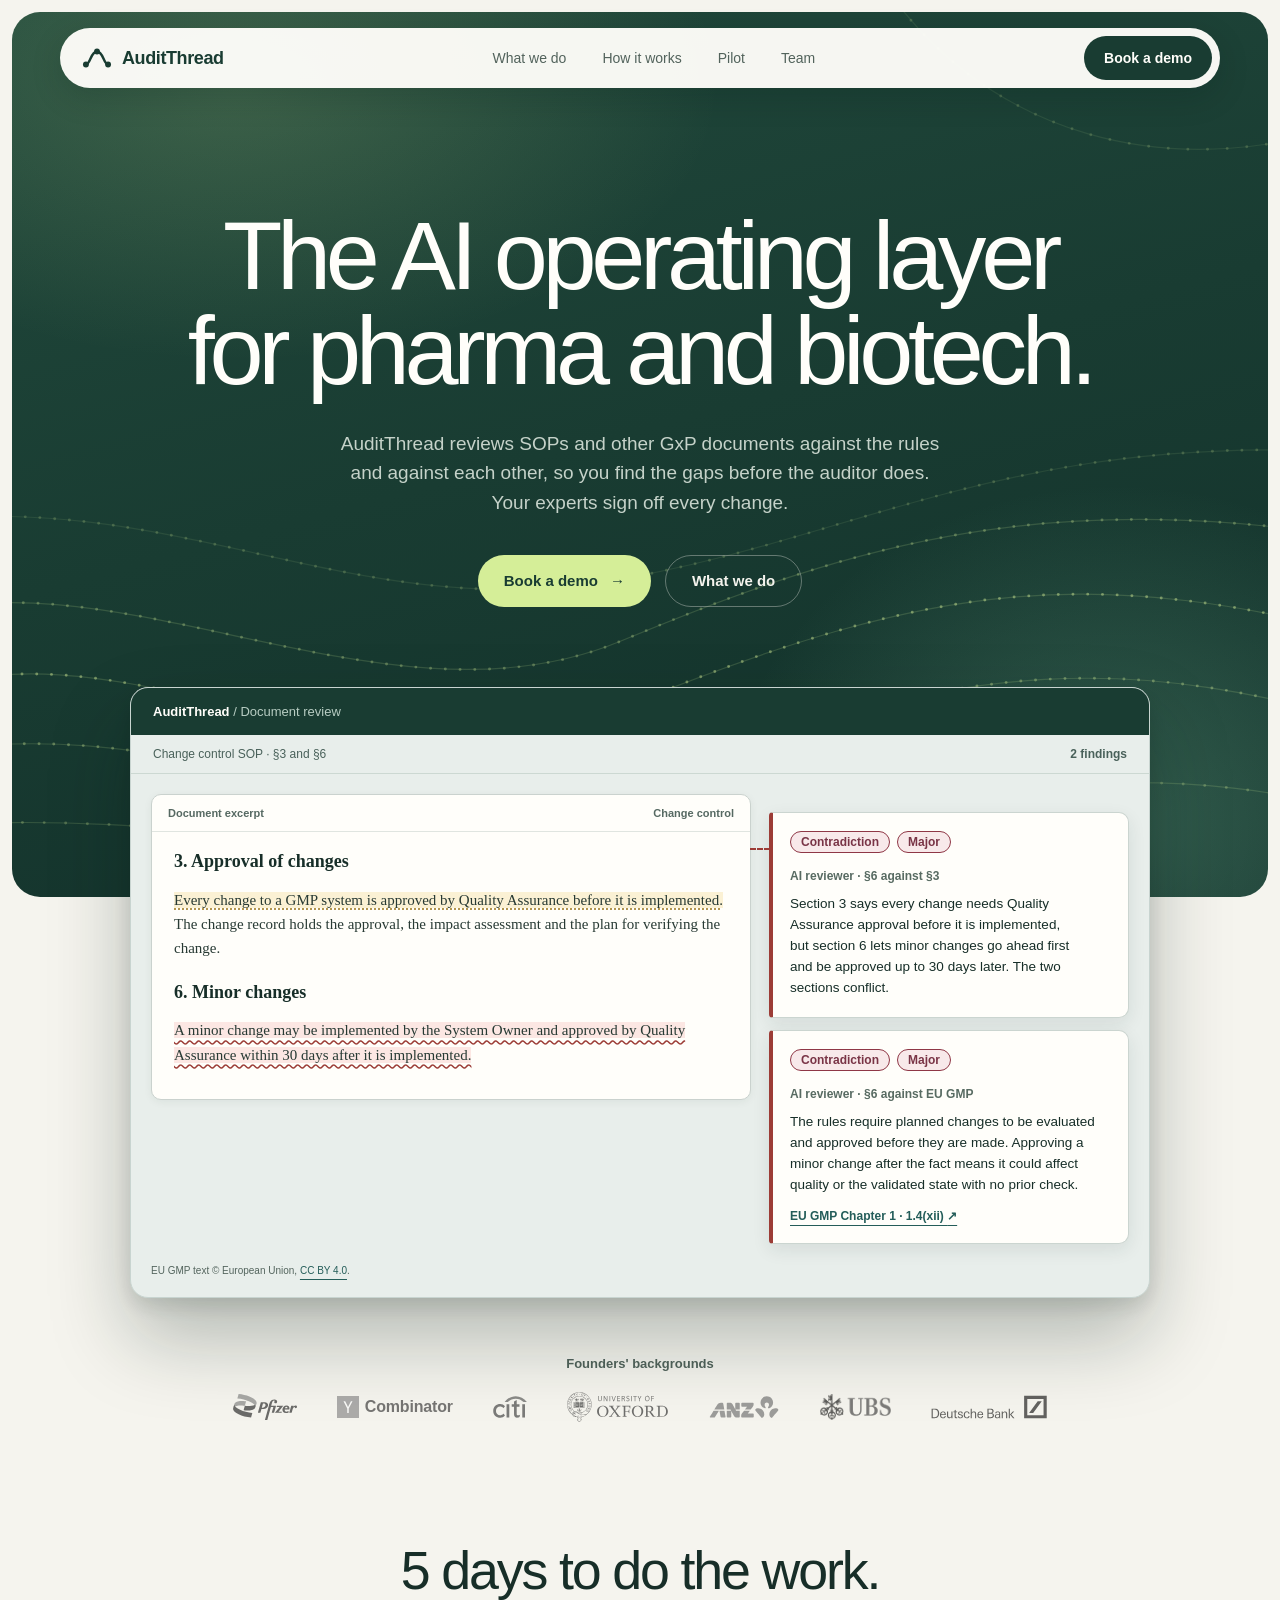
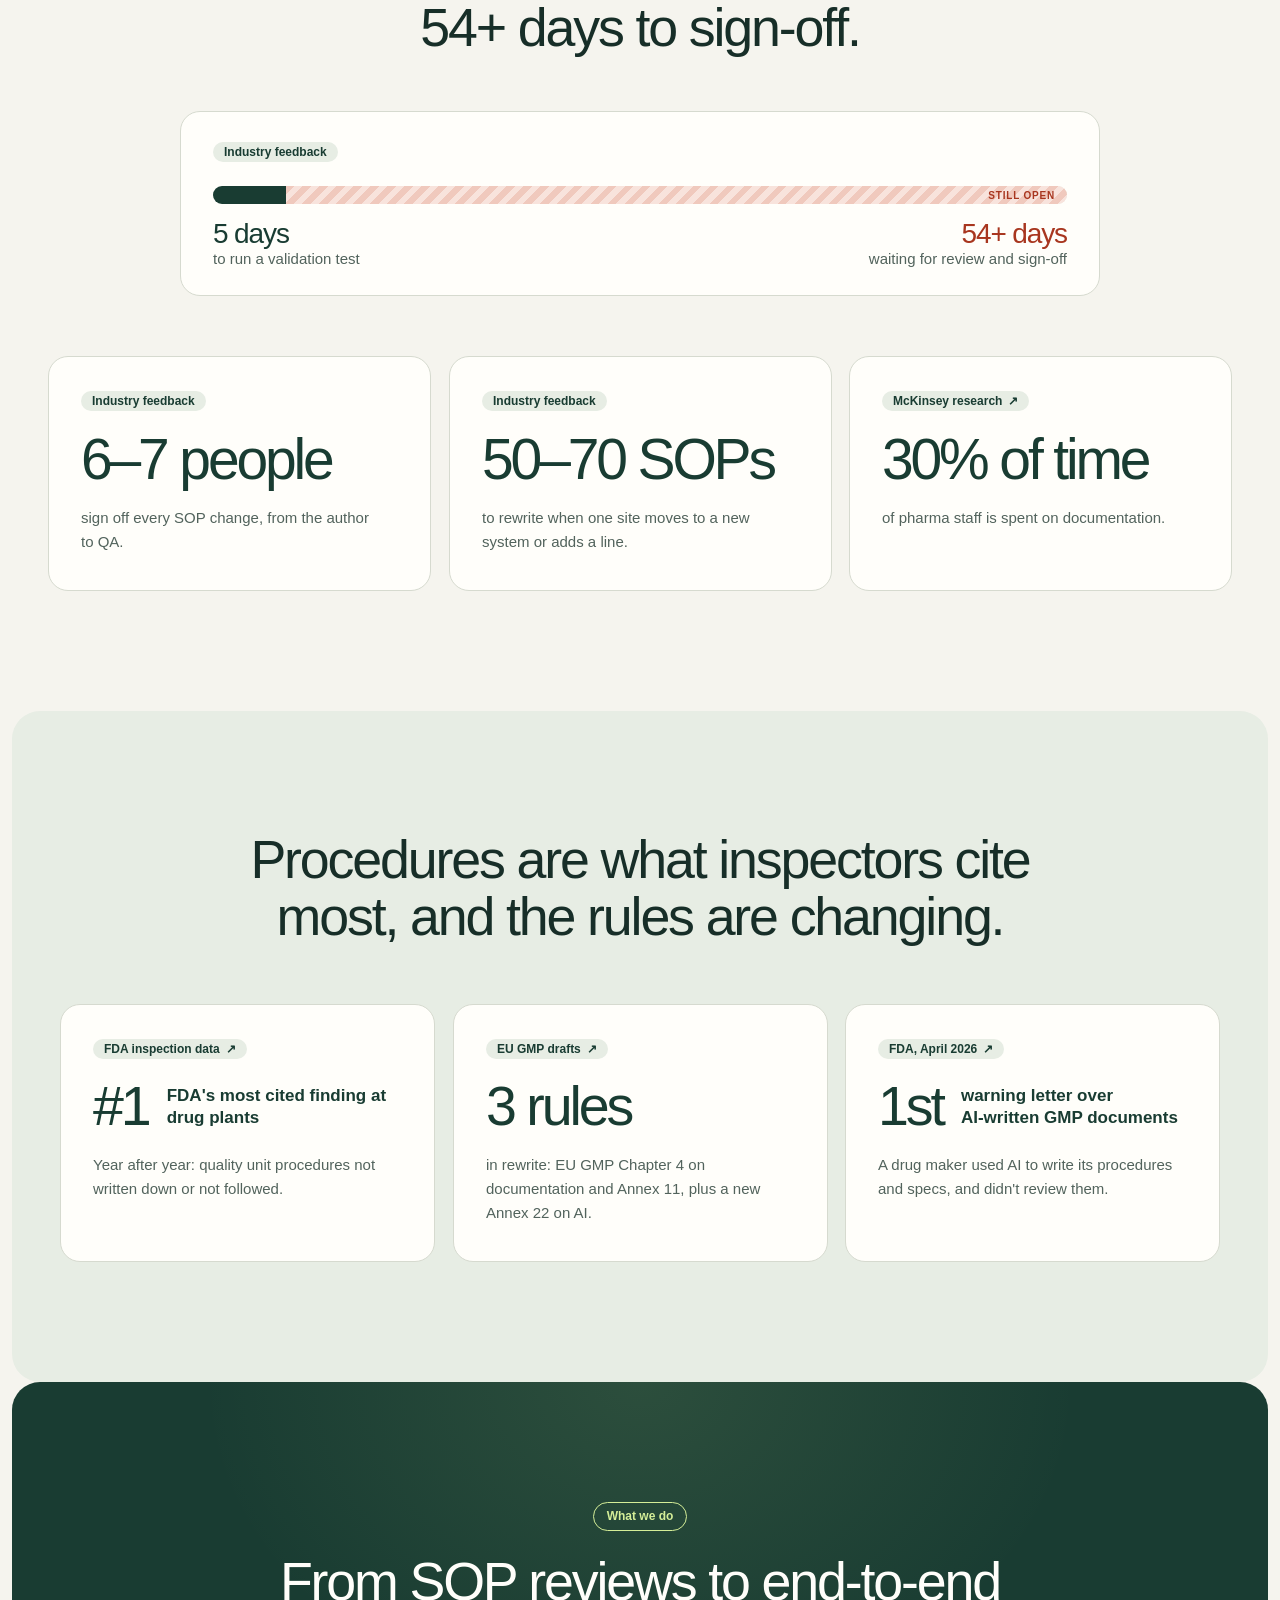
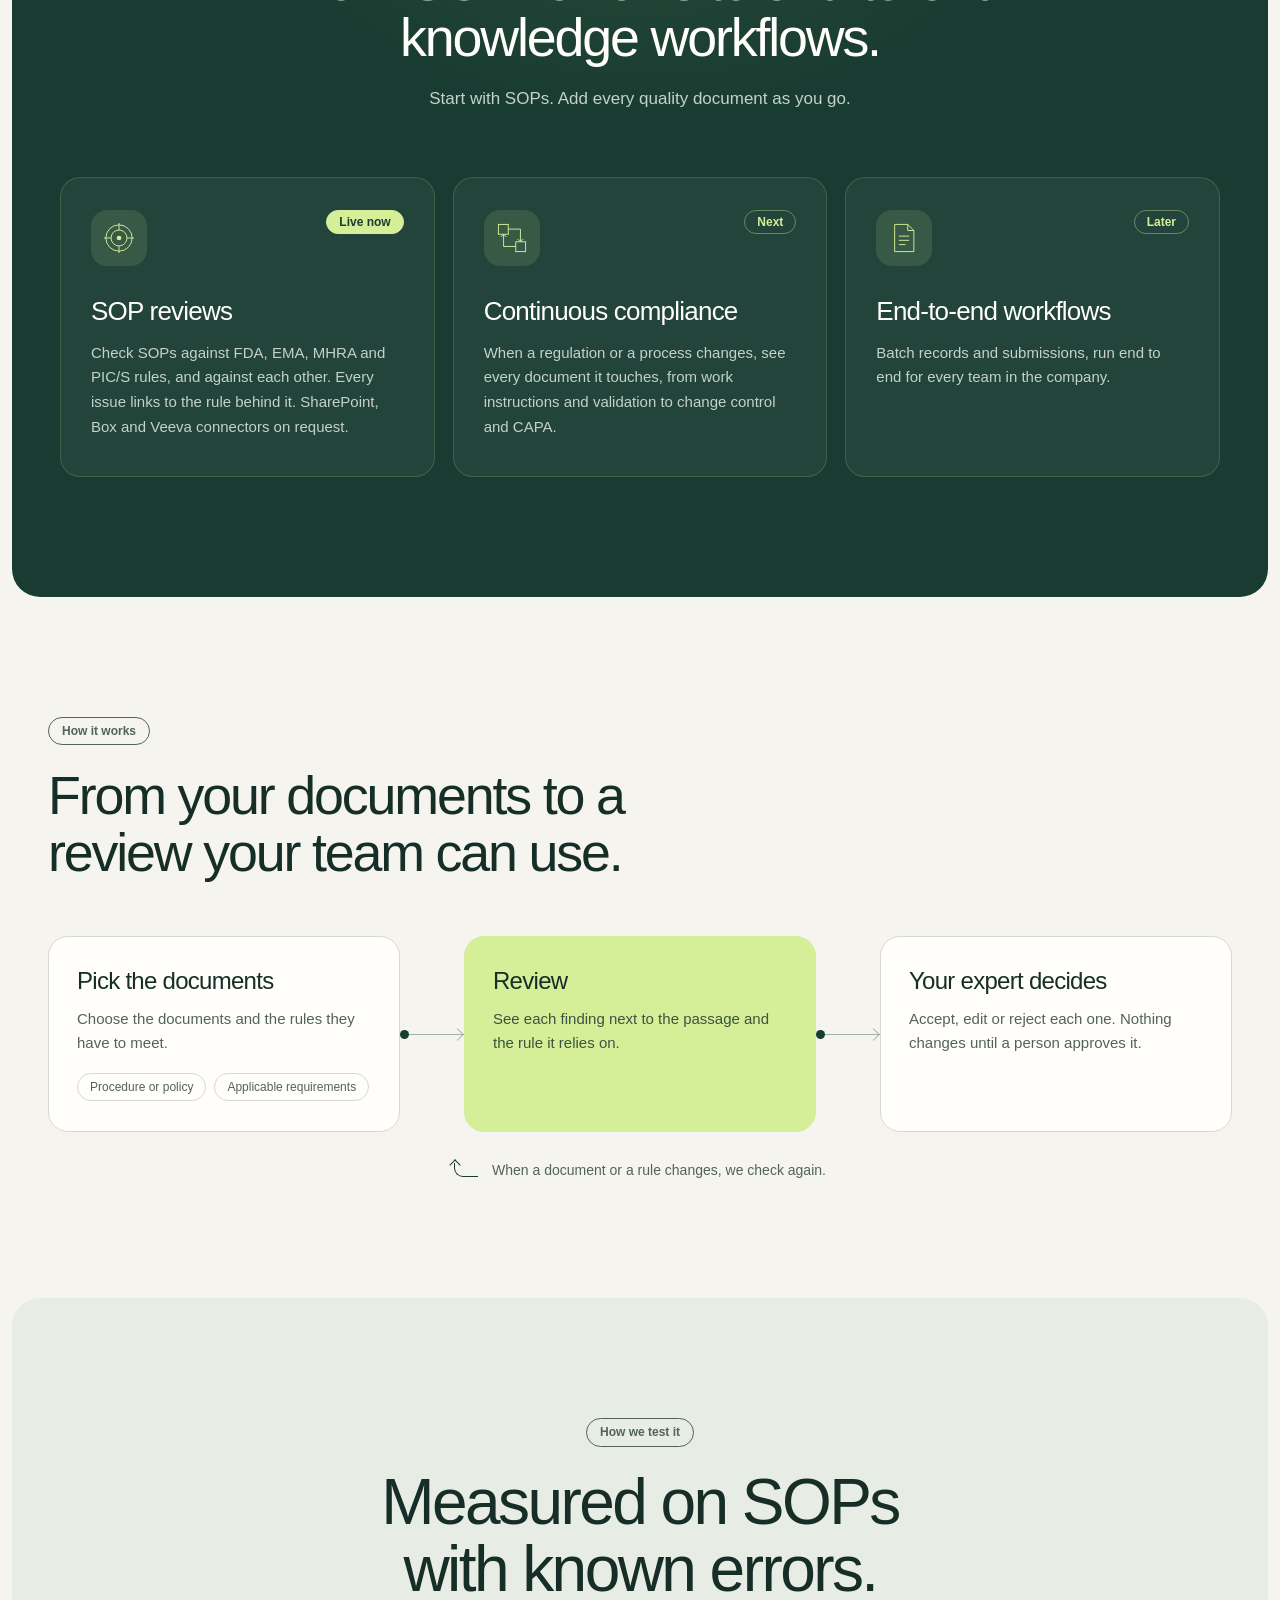
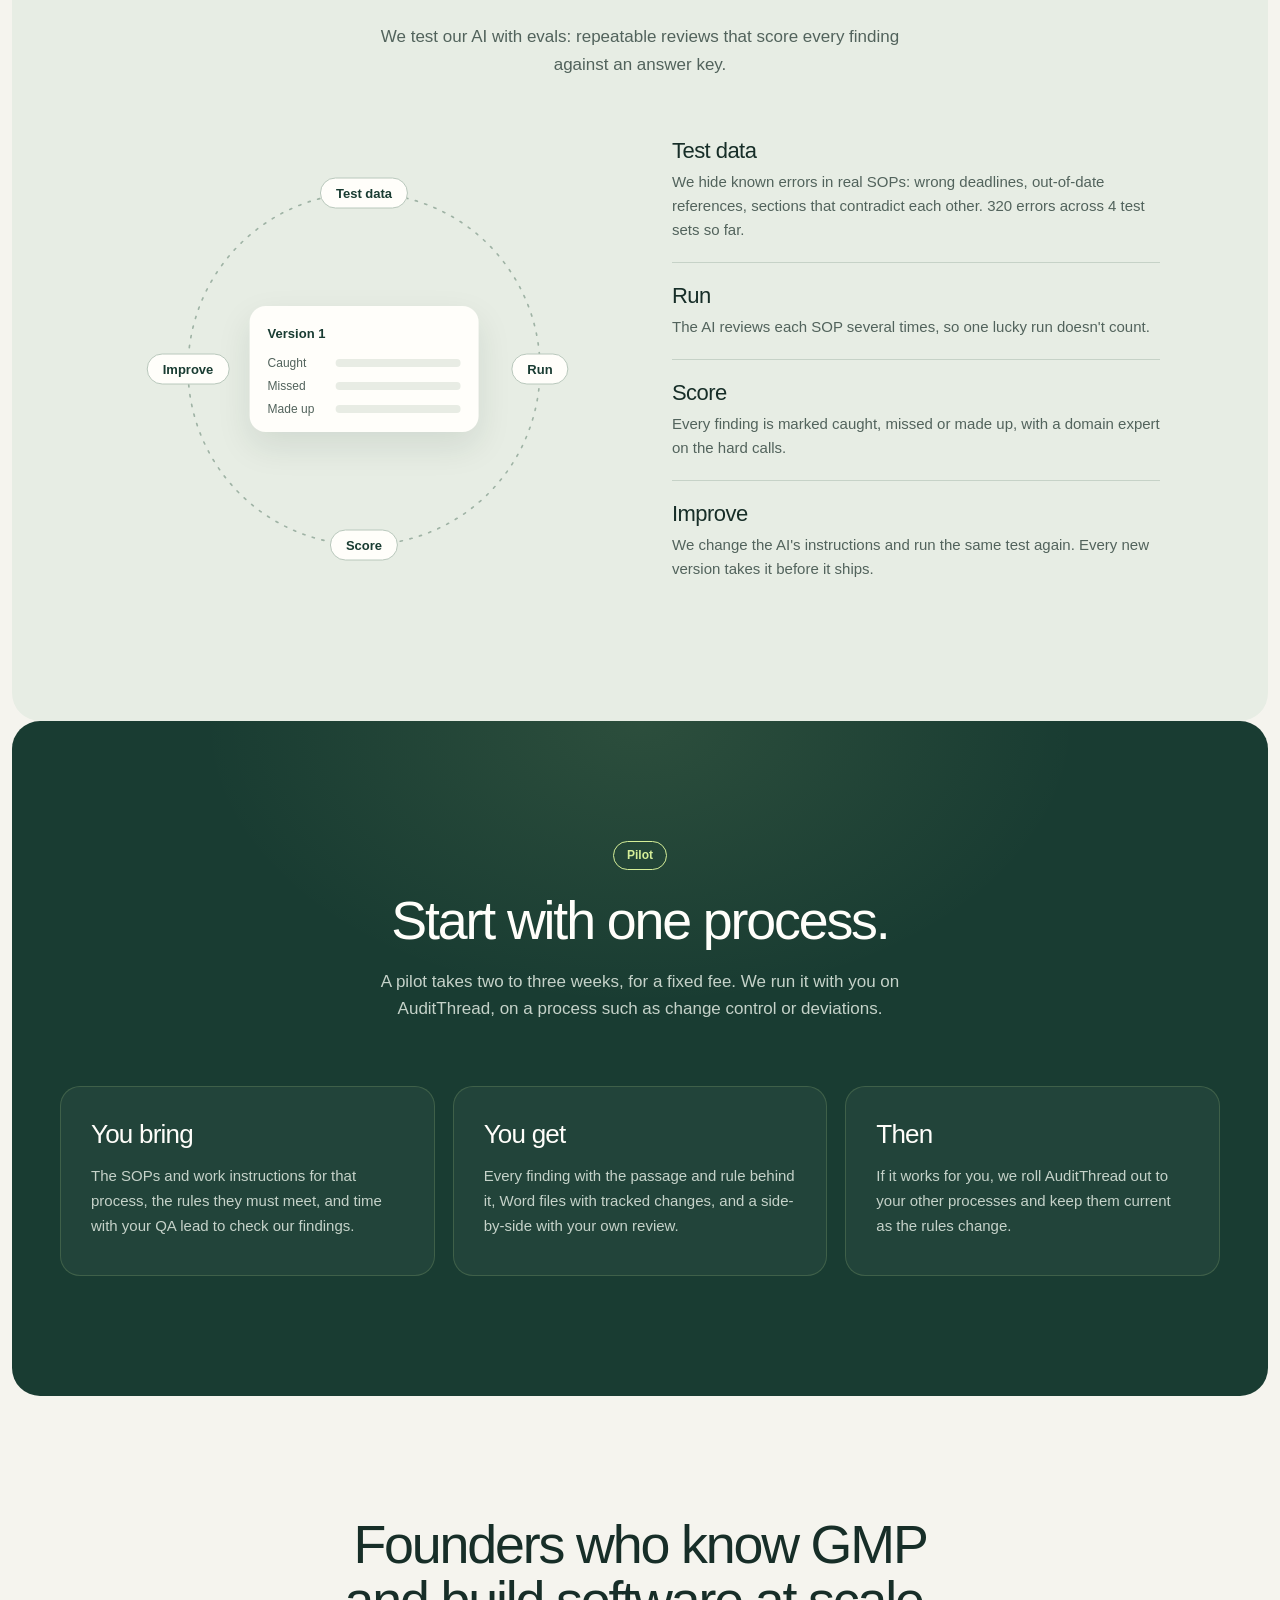
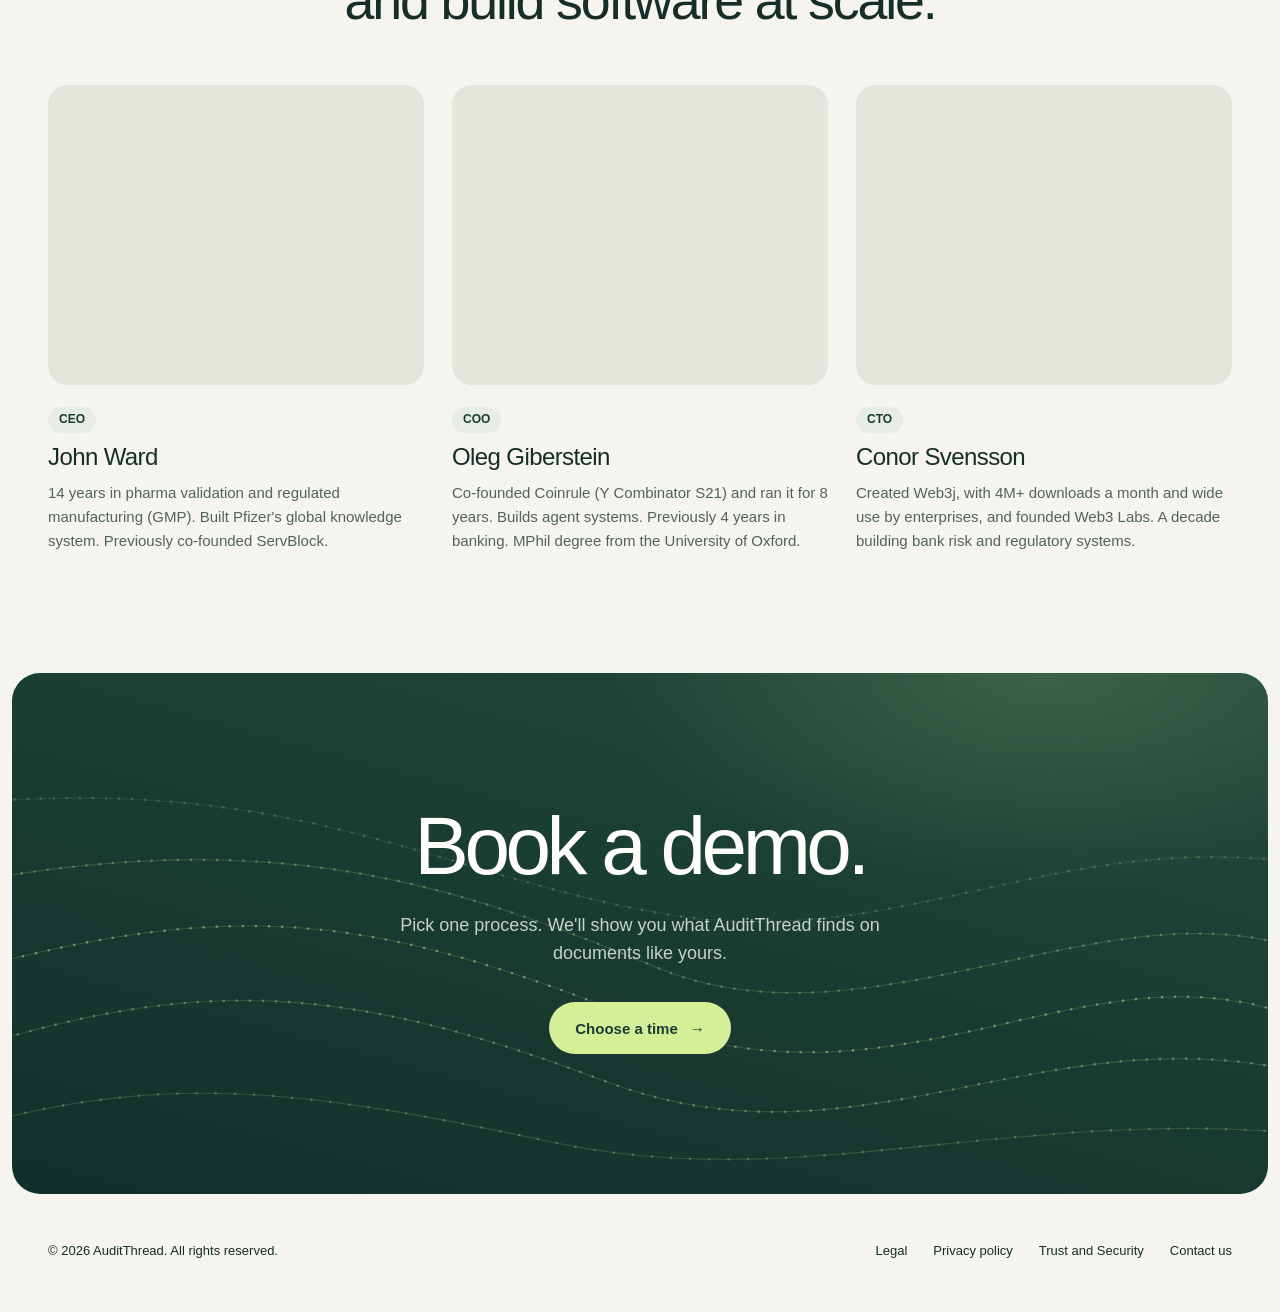
<file: index.html>
<!doctype html>
<html lang="en-GB" data-ga-id="G-ND48PQ6FCS">
<head>
  <meta charset="utf-8">
  <meta name="viewport" content="width=device-width, initial-scale=1">
  <meta name="referrer" content="strict-origin-when-cross-origin">
  <meta http-equiv="Content-Security-Policy" content="default-src 'none'; style-src 'self'; img-src 'self' data: https://*.google-analytics.com https://*.googletagmanager.com; font-src 'none'; script-src 'self' https://*.googletagmanager.com; connect-src https://*.google-analytics.com https://*.analytics.google.com https://*.googletagmanager.com; form-action 'none'; base-uri 'none'">
  <title>AuditThread · The AI operating layer for pharma and biotech</title>
  <meta name="description" content="AuditThread reviews SOPs and other GxP documents against the rules and against each other, so you find the gaps before the auditor does. Your experts sign off every change.">
  <link rel="canonical" href="https://auditthread.com/">

  <meta property="og:type" content="website">
  <meta property="og:site_name" content="AuditThread">
  <meta property="og:url" content="https://auditthread.com/">
  <meta property="og:title" content="AuditThread · The AI operating layer for pharma and biotech">
  <meta property="og:description" content="AuditThread reviews SOPs and other GxP documents against the rules and against each other, so you find the gaps before the auditor does. Your experts sign off every change.">
  <meta property="og:image" content="https://auditthread.com/og-image.png">
  <meta property="og:image:width" content="1200">
  <meta property="og:image:height" content="630">
  <meta property="og:image:alt" content="AuditThread: The AI operating layer for pharma and biotech.">
  <meta property="og:locale" content="en_GB">
  <meta name="twitter:card" content="summary_large_image">
  <meta name="twitter:title" content="AuditThread · The AI operating layer for pharma and biotech">
  <meta name="twitter:description" content="AuditThread reviews SOPs and other GxP documents against the rules and against each other, so you find the gaps before the auditor does. Your experts sign off every change.">
  <meta name="twitter:image" content="https://auditthread.com/og-image.png">

  <link rel="icon" href="/favicon.svg" type="image/svg+xml">
  <link rel="icon" href="/icon-512.png" type="image/png" sizes="512x512">
  <link rel="apple-touch-icon" href="/apple-touch-icon.png">
  <meta name="theme-color" content="#193c32">

  <script type="application/ld+json">{"@context":"https://schema.org","@type":"Organization","name":"AuditThread","url":"https://auditthread.com/","logo":"https://auditthread.com/icon-512.png","description":"AuditThread reviews SOPs and other GxP documents against the rules and against each other, so you find the gaps before the auditor does. Your experts sign off every change."}</script>

  <!-- Google Analytics (GA4) loads from consent.js only after a visitor accepts cookies; the ID is on <html data-ga-id>. -->
  <!-- ?v= is the file hash: Cloudflare lets browsers keep CSS and JS for 4 hours, so new HTML must point at new URLs. -->
  <link rel="stylesheet" href="/styles.css?v=58b2680ff3">
  <script src="/consent.js?v=7770621a95" defer></script>
</head>
<body>
  <a class="skip-link" href="#main">Skip to content</a>

  <header class="site-header">
    <a class="wordmark" href="#main" aria-label="AuditThread, back to top">
      <svg width="30" height="24" viewBox="0 0 32 26" fill="none" aria-hidden="true">
        <path d="M4 20c5 0 5-14 12-14s7 14 12 14" stroke="currentColor" stroke-width="2.6"/>
        <circle cx="4" cy="20" r="3.2" fill="currentColor"/>
        <circle cx="16" cy="6" r="3.2" fill="currentColor"/>
        <circle cx="28" cy="20" r="3.2" fill="currentColor"/>
      </svg>
      <span>AuditThread</span>
    </a>
    <nav class="site-nav" aria-label="Main navigation">
      <a href="#what-we-do">What we do</a>
      <a href="#approach">How it works</a>
      <a href="#pilot">Pilot</a>
      <a href="#team">Team</a>
    </nav>
    <a class="nav-contact" href="https://calendar.app.google/1zUNWwXmNqKaqTUM9" rel="noreferrer">Book a demo</a>
  </header>

  <main id="main" tabindex="-1">
    <section class="hero panel" aria-labelledby="hero-title">
      <svg class="threads threads-hero" viewBox="0 0 1440 900" preserveAspectRatio="xMidYMax slice" aria-hidden="true" focusable="false">
        <path class="thread thread-a" d="M-40 700 C 200 600, 420 820, 720 700 S 1180 560, 1480 640"/>
        <path class="thread-dots dots-a" d="M-40 700 C 200 600, 420 820, 720 700 S 1180 560, 1480 640"/>
        <path class="thread thread-b" d="M-40 760 C 260 690, 470 880, 760 770 S 1220 650, 1480 730"/>
        <path class="thread-dots dots-b" d="M-40 760 C 260 690, 470 880, 760 770 S 1220 650, 1480 730"/>
        <path class="thread thread-c" d="M-40 620 C 180 540, 460 740, 700 640 S 1140 480, 1480 540"/>
        <path class="thread-dots dots-c" d="M-40 620 C 180 540, 460 740, 700 640 S 1140 480, 1480 540"/>
        <path class="thread thread-d" d="M-40 830 C 300 800, 540 900, 820 840 S 1260 760, 1480 820"/>
        <path class="thread-dots dots-d" d="M-40 830 C 300 800, 540 900, 820 840 S 1260 760, 1480 820"/>
        <path class="thread thread-e" d="M-40 520 C 240 480, 420 620, 680 580 S 1100 420, 1480 450"/>
        <path class="thread-dots dots-e" d="M-40 520 C 240 480, 420 620, 680 580 S 1100 420, 1480 450"/>
        <path class="thread thread-f" d="M 960 -40 C 1060 120, 1260 190, 1480 100"/>
        <path class="thread-dots dots-f" d="M 960 -40 C 1060 120, 1260 190, 1480 100"/>
      </svg>
      <div class="hero-copy shell">
        <h1 id="hero-title">The AI operating layer for pharma and biotech.</h1>
        <p class="hero-intro">AuditThread reviews SOPs and other GxP documents against the rules and against each other, so you find the gaps before the auditor does. Your experts sign off every change.</p>
        <div class="hero-actions">
          <a class="button button-lime" href="https://calendar.app.google/1zUNWwXmNqKaqTUM9" rel="noreferrer">Book a demo <span aria-hidden="true">→</span></a>
          <a class="button button-ghost" href="#what-we-do">What we do</a>
        </div>
      </div>
    </section>

    <div class="hero-stage shell">
      <figure class="review-figure" aria-labelledby="review-title">
        <div class="review-top"><span class="review-brand">AuditThread <span> / Document review</span></span></div>
        <div class="review-meta"><span>Change control SOP · §3 and §6</span><span>2 findings</span></div>
        <div class="review-workspace">
          <div class="review-document">
            <div class="document-head"><span>Document excerpt</span><span>Change control</span></div>
            <div class="document-scroll">
              <h3 id="review-title">3. Approval of changes</h3>
              <p><mark class="mark-related">Every change to a GMP system is approved by Quality Assurance before it is implemented.</mark> The change record holds the approval, the impact assessment and the plan for verifying the change.</p>
              <h3>6. Minor changes</h3>
              <p><mark>A minor change may be implemented by the System Owner and approved by Quality Assurance within 30 days after it is implemented.</mark></p>
            </div>
          </div>
          <div class="review-comments">
            <aside class="review-comment" aria-label="Reviewer's first finding">
              <div class="review-badges"><span>Contradiction</span><span class="sev-major">Major</span></div>
              <p class="review-author">AI reviewer · §6 against §3</p>
              <p>Section 3 says every change needs Quality Assurance approval before it is implemented, but section 6 lets minor changes go ahead first and be approved up to 30 days later. The two sections conflict.</p>
            </aside>
            <aside class="review-comment" aria-label="Reviewer's second finding">
              <div class="review-badges"><span>Contradiction</span><span class="sev-major">Major</span></div>
              <p class="review-author">AI reviewer · §6 against EU GMP</p>
              <p>The rules require planned changes to be evaluated and approved before they are made. Approving a minor change after the fact means it could affect quality or the validated state with no prior check.</p>
              <a href="https://health.ec.europa.eu/document/download/e458c423-f564-4171-b344-030a461c567f_en?filename=vol4-chap1_2013-01_en.pdf#page=3" rel="noreferrer">EU GMP Chapter 1 · 1.4(xii) <span aria-hidden="true">↗</span></a>
            </aside>
          </div>
        </div>
        <figcaption>EU GMP text © European Union, <a href="https://creativecommons.org/licenses/by/4.0/" rel="noreferrer">CC BY 4.0</a>.</figcaption>
      </figure>
    </div>

    <div class="proof shell">
      <p class="proof-label">Founders' backgrounds</p>
      <ul class="logo-row" aria-label="Founders' backgrounds">
        <li><img src="logos/pfizer.svg" alt="Pfizer" class="logo-pfizer"></li>
        <li><img src="logos/ycombinator.svg" alt="" class="logo-yc"><span class="logo-word">Combinator</span><span class="visually-hidden">Y Combinator</span></li>
        <li><img src="logos/citi.svg" alt="Citi" class="logo-citi"></li>
        <li><img src="logos/oxford.svg" alt="University of Oxford" class="logo-oxford"></li>
        <li><img src="logos/anz.svg" alt="ANZ" class="logo-anz" width="72" height="24"></li>
        <li><img src="logos/ubs.png" alt="UBS" class="logo-ubs"></li>
        <li><img src="logos/deutschebank.svg" alt="Deutsche Bank" class="logo-db"></li>
      </ul>
    </div>

    <section class="problem-section section-pad" id="problem" aria-labelledby="problem-title">
      <div class="shell">
        <h2 id="problem-title" class="centred">5 days to do the work.<br>54+ days to sign-off.</h2>
        <figure class="signoff reveal" aria-label="A validation test took 5 days to run, then waited more than 54 days for sign-off, and is still open">
          <span class="stat-tag">Industry feedback</span>
          <div class="signoff-bar" aria-hidden="true"><i class="signoff-work"></i><i class="signoff-wait"></i><span class="signoff-open">Still open</span></div>
          <figcaption class="signoff-legend"><span><b>5 days</b> to run a validation test</span><span><b>54+ days</b> waiting for review and sign-off</span></figcaption>
        </figure>
        <div class="stat-grid">
          <div class="stat reveal"><span class="stat-tag">Industry feedback</span><strong>6–7 people</strong><p>sign off every SOP change, from the author to QA.</p></div>
          <div class="stat reveal"><span class="stat-tag">Industry feedback</span><strong>50–70 SOPs</strong><p>to rewrite when one site moves to a new system or adds a line.</p></div>
          <div class="stat reveal"><a class="stat-tag" href="https://www.mckinsey.com/capabilities/operations/our-insights/operations-can-launch-the-next-blockbuster-in-pharma" rel="noreferrer">McKinsey research <span aria-hidden="true">↗</span></a><strong>30% of time</strong><p>of pharma staff is spent on documentation.</p></div>
        </div>
      </div>
    </section>

    <section class="why-section panel section-pad" id="why-now" aria-labelledby="why-title">
      <div class="shell">
        <div class="section-head centred">
          <h2 id="why-title">Procedures are what inspectors cite most, and the rules are changing.</h2>
        </div>
        <div class="stat-grid">
          <div class="stat reveal"><a class="stat-tag" href="https://www.fda.gov/inspections-compliance-enforcement-and-criminal-investigations/inspection-references/inspection-observations" rel="noreferrer">FDA inspection data <span aria-hidden="true">↗</span></a><div class="stat-head"><strong>#1</strong><span>FDA's most cited finding at drug plants</span></div><p>Year after year: quality unit procedures not written down or not followed.</p></div>
          <div class="stat reveal"><a class="stat-tag" href="https://health.ec.europa.eu/consultations/stakeholders-consultation-eudralex-volume-4-good-manufacturing-practice-guidelines-chapter-4-annex_en" rel="noreferrer">EU GMP drafts <span aria-hidden="true">↗</span></a><strong>3 rules</strong><p>in rewrite: EU GMP Chapter 4 on documentation and Annex 11, plus a new Annex 22 on AI.</p></div>
          <div class="stat reveal"><a class="stat-tag" href="https://www.fda.gov/inspections-compliance-enforcement-and-criminal-investigations/warning-letters/purolea-cosmetics-lab-722591-04022026" rel="noreferrer">FDA, April 2026 <span aria-hidden="true">↗</span></a><div class="stat-head"><strong>1st</strong><span>warning letter over <span class="nowrap">AI-written</span> GMP documents</span></div><p>A drug maker used AI to write its procedures and specs, and didn't review them.</p></div>
        </div>
      </div>
    </section>

    <section class="dark-section panel section-pad" id="what-we-do" aria-labelledby="what-title">
      <div class="shell">
        <div class="section-head centred">
          <p class="eyebrow">What we do</p>
          <h2 id="what-title">From SOP reviews to <span class="nowrap">end-to-end</span> knowledge workflows.</h2>
          <p class="section-intro">Start with SOPs. Add every quality document as you go.</p>
        </div>
        <div class="pillar-grid">
          <article class="pillar reveal">
            <div class="pillar-top"><span class="pillar-icon"><svg class="pillar-symbol" width="64" height="64" viewBox="0 0 64 64" fill="none" aria-hidden="true"><circle cx="32" cy="32" r="28" stroke="currentColor" stroke-width="2"/><circle cx="32" cy="32" r="17" stroke="currentColor" stroke-width="2"/><circle cx="32" cy="32" r="5" fill="currentColor"/><path d="M32 0v15M32 49v15M0 32h15M49 32h15" stroke="currentColor" stroke-width="2"/></svg></span><span class="pillar-stage is-live">Live now</span></div>
            <h3>SOP reviews</h3>
            <p>Check SOPs against FDA, EMA, MHRA and PIC/S rules, and against each other. Every issue links to the rule behind it. SharePoint, Box and Veeva connectors on request.</p>
          </article>
          <article class="pillar reveal">
            <div class="pillar-top"><span class="pillar-icon"><svg class="pillar-symbol" width="64" height="64" viewBox="0 0 64 64" fill="none" aria-hidden="true"><rect x="3" y="3" width="21" height="21" stroke="currentColor" stroke-width="2"/><rect x="40" y="40" width="21" height="21" stroke="currentColor" stroke-width="2"/><path d="M24 13h26v27M40 50H14V24" stroke="currentColor" stroke-width="2"/><path d="m44 34 6 6 6-6M8 30l6-6 6 6" stroke="currentColor" stroke-width="2"/></svg></span><span class="pillar-stage">Next</span></div>
            <h3>Continuous compliance</h3>
            <p>When a regulation or a process changes, see every document it touches, from work instructions and validation to change control and CAPA.</p>
          </article>
          <article class="pillar reveal">
            <div class="pillar-top"><span class="pillar-icon"><svg class="pillar-symbol" width="64" height="64" viewBox="0 0 64 64" fill="none" aria-hidden="true"><path d="M12 3h28l13 13v45H12V3Z" stroke="currentColor" stroke-width="2"/><path d="M40 3v13h13M21 28h22M21 37h22M21 46h14" stroke="currentColor" stroke-width="2"/></svg></span><span class="pillar-stage">Later</span></div>
            <h3>End-to-end workflows</h3>
            <p>Batch records and submissions, run end to end for every team in the company.</p>
          </article>
        </div>
      </div>
    </section>

    <section class="approach-section section-pad" id="approach" aria-labelledby="approach-title">
      <div class="shell">
        <div class="section-head">
          <p class="eyebrow">How it works</p>
          <h2 id="approach-title">From your documents to a review your team can use.</h2>
        </div>
        <figure class="flow reveal" aria-label="How a review works">
          <div class="flow-track">
            <div class="flow-card">
              <h3>Pick the documents</h3>
              <p>Choose the documents and the rules they have to meet.</p>
              <div class="flow-docs"><span>Procedure or policy</span><span>Applicable requirements</span></div>
            </div>
            <div class="flow-line" aria-hidden="true"><span></span></div>
            <div class="flow-card flow-card-lime">
              <h3>Review</h3>
              <p>See each finding next to the passage and the rule it relies on.</p>
            </div>
            <div class="flow-line" aria-hidden="true"><span></span></div>
            <div class="flow-card">
              <h3>Your expert decides</h3>
              <p>Accept, edit or reject each one. Nothing changes until a person approves it.</p>
            </div>
          </div>
          <figcaption><span class="flow-return" aria-hidden="true"></span>When a document or a rule changes, we check again.</figcaption>
        </figure>
      </div>
    </section>

    <section class="testing-section panel section-pad" id="testing" aria-labelledby="testing-title">
      <div class="shell">
        <div class="section-head centred">
          <p class="eyebrow">How we test it</p>
          <h2 id="testing-title">Measured on SOPs with known errors.</h2>
          <p class="section-intro">We test our AI with evals: repeatable reviews that score every finding against an answer key.</p>
        </div>
        <div class="eval-wrap">
          <div class="eval-loop" aria-hidden="true">
            <svg class="eval-ring" viewBox="0 0 400 400" width="400" height="400"><circle cx="200" cy="200" r="160" fill="none" stroke="#9fb3a5" stroke-width="1.5"/></svg>
            <div class="eval-orbit"><span class="eval-dot"></span></div>
            <span class="eval-node eval-n1">Test data</span>
            <span class="eval-node eval-n2">Run</span>
            <span class="eval-node eval-n3">Score</span>
            <span class="eval-node eval-n4">Improve</span>
            <div class="eval-core">
              <p class="eval-version"><span class="eval-v1">Version 1</span><span class="eval-v2">Version 2</span></p>
              <div class="eval-bar"><span>Caught</span><b><i class="eval-caught"></i></b></div>
              <div class="eval-bar"><span>Missed</span><b><i class="eval-missed"></i></b></div>
              <div class="eval-bar"><span>Made up</span><b><i class="eval-made"></i></b></div>
            </div>
          </div>
          <ol class="eval-steps">
            <li class="reveal"><h3>Test data</h3><p>We hide known errors in real SOPs: wrong deadlines, out-of-date references, sections that contradict each other. 320 errors across 4 test sets so far.</p></li>
            <li class="reveal"><h3>Run</h3><p>The AI reviews each SOP several times, so one lucky run doesn't count.</p></li>
            <li class="reveal"><h3>Score</h3><p>Every finding is marked caught, missed or made up, with a domain expert on the hard calls.</p></li>
            <li class="reveal"><h3>Improve</h3><p>We change the AI's instructions and run the same test again. Every new version takes it before it ships.</p></li>
          </ol>
        </div>
      </div>
    </section>

    <section class="dark-section panel section-pad" id="pilot" aria-labelledby="pilot-title">
      <div class="shell">
        <div class="section-head centred">
          <p class="eyebrow">Pilot</p>
          <h2 id="pilot-title">Start with one process.</h2>
          <p class="section-intro">A pilot takes two to three weeks, for a fixed fee. We run it with you on AuditThread, on a process such as change control or deviations.</p>
        </div>
        <div class="pillar-grid">
          <article class="pillar reveal"><h3>You bring</h3><p>The SOPs and work instructions for that process, the rules they must meet, and time with your QA lead to check our findings.</p></article>
          <article class="pillar reveal"><h3>You get</h3><p>Every finding with the passage and rule behind it, Word files with tracked changes, and a side-by-side with your own review.</p></article>
          <article class="pillar reveal"><h3>Then</h3><p>If it works for you, we roll AuditThread out to your other processes and keep them current as the rules change.</p></article>
        </div>
      </div>
    </section>

    <section class="people-section section-pad" id="team" aria-labelledby="team-title">
      <div class="shell">
        <div class="section-head centred">
          <h2 id="team-title">Founders who know GMP and build software at scale.</h2>
        </div>
        <div class="people-grid">
          <article class="person reveal">
            <img class="person-photo" src="images/john-ward.webp" alt="John Ward" width="480" height="480" loading="lazy">
            <div><p class="person-role">CEO</p><h3>John Ward</h3>
            <p>14 years in pharma validation and regulated manufacturing (GMP). Built Pfizer's global knowledge system. Previously co-founded ServBlock.</p></div>
          </article>
          <article class="person reveal">
            <img class="person-photo" src="images/oleg-giberstein.webp" alt="Oleg Giberstein" width="560" height="560" loading="lazy">
            <div><p class="person-role">COO</p><h3>Oleg Giberstein</h3>
            <p>Co-founded Coinrule (Y Combinator S21) and ran it for 8 years. Builds agent systems. Previously 4 years in banking. MPhil degree from the University of Oxford.</p></div>
          </article>
          <article class="person reveal">
            <img class="person-photo" src="images/conor-svensson.webp" alt="Conor Svensson" width="480" height="480" loading="lazy">
            <div><p class="person-role">CTO</p><h3>Conor Svensson</h3>
            <p>Created Web3j, with 4M+ downloads a month and wide use by enterprises, and founded Web3 Labs. A decade building bank risk and regulatory systems.</p></div>
          </article>
        </div>
      </div>
    </section>

    <section class="contact-section panel" id="contact" aria-labelledby="contact-title">
      <svg class="threads threads-contact" viewBox="0 0 1440 900" preserveAspectRatio="xMidYMax slice" aria-hidden="true" focusable="false">
        <path class="thread thread-a" d="M-40 700 C 200 600, 420 820, 720 700 S 1180 560, 1480 640"/>
        <path class="thread-dots dots-a" d="M-40 700 C 200 600, 420 820, 720 700 S 1180 560, 1480 640"/>
        <path class="thread thread-b" d="M-40 760 C 260 690, 470 880, 760 770 S 1220 650, 1480 730"/>
        <path class="thread-dots dots-b" d="M-40 760 C 260 690, 470 880, 760 770 S 1220 650, 1480 730"/>
        <path class="thread thread-c" d="M-40 620 C 180 540, 460 740, 700 640 S 1140 480, 1480 540"/>
        <path class="thread-dots dots-c" d="M-40 620 C 180 540, 460 740, 700 640 S 1140 480, 1480 540"/>
        <path class="thread thread-d" d="M-40 830 C 300 800, 540 900, 820 840 S 1260 760, 1480 820"/>
        <path class="thread-dots dots-d" d="M-40 830 C 300 800, 540 900, 820 840 S 1260 760, 1480 820"/>
        <path class="thread thread-e" d="M-40 520 C 240 480, 420 620, 680 580 S 1100 420, 1480 450"/>
        <path class="thread-dots dots-e" d="M-40 520 C 240 480, 420 620, 680 580 S 1100 420, 1480 450"/>
        <path class="thread thread-f" d="M 960 -40 C 1060 120, 1260 190, 1480 100"/>
        <path class="thread-dots dots-f" d="M 960 -40 C 1060 120, 1260 190, 1480 100"/>
      </svg>
      <div class="shell contact-inner">
        <h2 id="contact-title">Book a demo.</h2>
        <p>Pick one process. We'll show you what AuditThread finds on documents like yours.</p>
        <a class="button button-lime" href="https://calendar.app.google/1zUNWwXmNqKaqTUM9" rel="noreferrer">Choose a time <span aria-hidden="true">→</span></a>
      </div>
    </section>
  </main>

  <footer class="shell site-footer">
    <span>© 2026 AuditThread. All rights reserved.</span>
    <nav class="footer-links" aria-label="Footer">
      <a href="/legal/">Legal</a>
      <a href="/legal/privacy/">Privacy policy</a>
      <a href="/security/">Trust and Security</a>
      <a href="/contact/">Contact us</a>
    </nav>
  </footer>
</body>
</html>
</file>
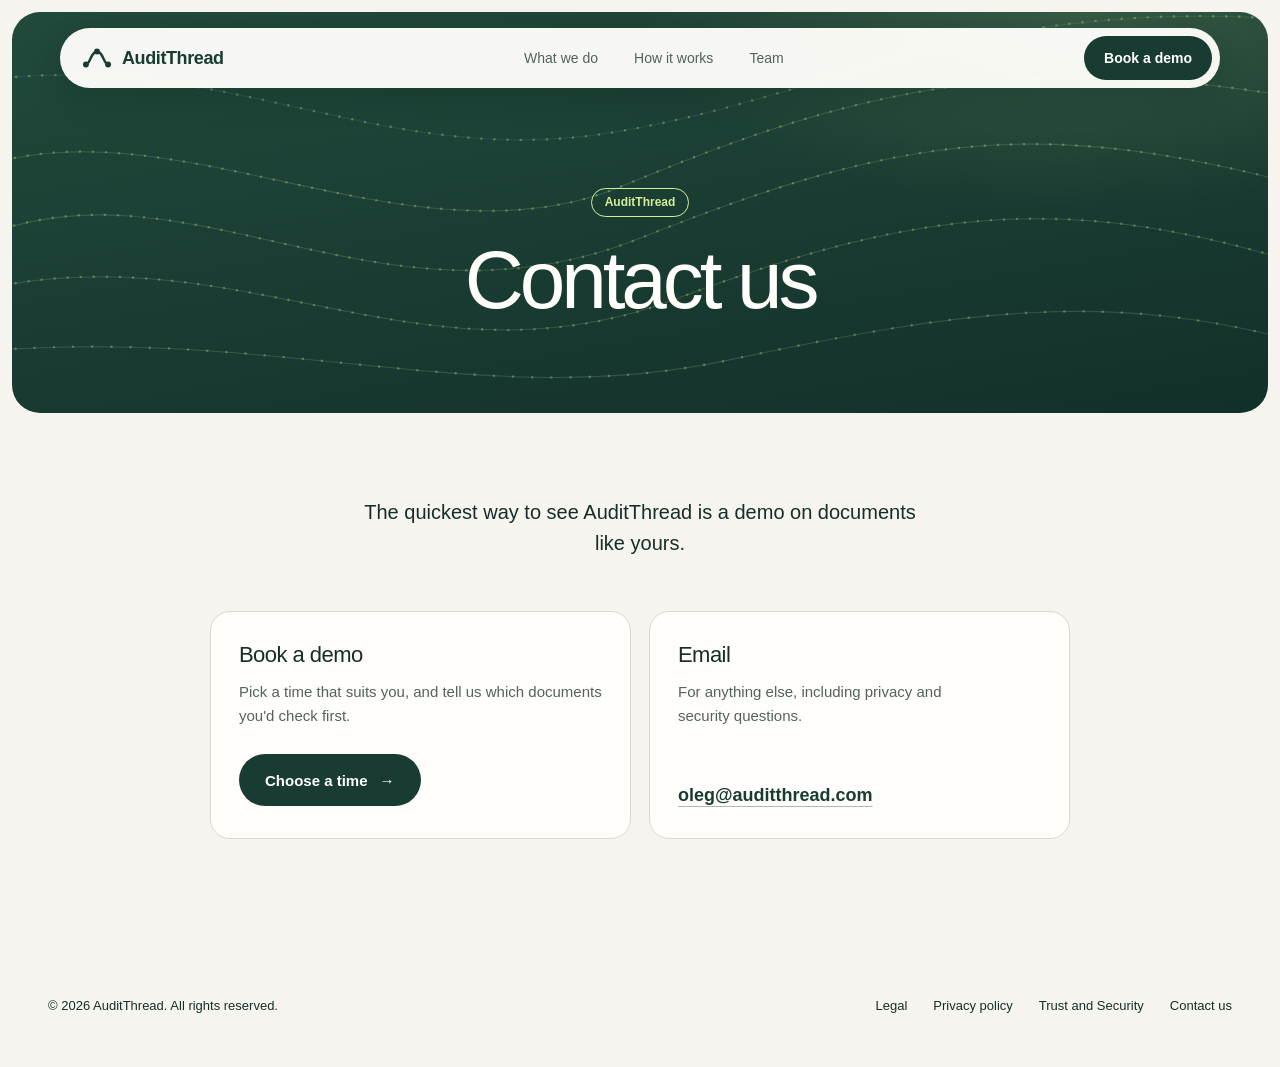
<file: contact/index.html>
<!doctype html>
<html lang="en-GB" data-ga-id="G-ND48PQ6FCS">
<head>
  <meta charset="utf-8">
  <meta name="viewport" content="width=device-width, initial-scale=1">
  <meta name="referrer" content="strict-origin-when-cross-origin">
  <meta http-equiv="Content-Security-Policy" content="default-src 'none'; style-src 'self'; img-src 'self' data: https://*.google-analytics.com https://*.googletagmanager.com; font-src 'none'; script-src 'self' https://*.googletagmanager.com; connect-src https://*.google-analytics.com https://*.analytics.google.com https://*.googletagmanager.com; form-action 'none'; base-uri 'none'">
  <title>Contact us · AuditThread</title>
  <meta name="description" content="Book a demo or email AuditThread.">
  <link rel="canonical" href="https://auditthread.com/contact/">

  <meta property="og:type" content="website">
  <meta property="og:site_name" content="AuditThread">
  <meta property="og:url" content="https://auditthread.com/contact/">
  <meta property="og:title" content="Contact us · AuditThread">
  <meta property="og:description" content="Book a demo or email AuditThread.">
  <meta property="og:image" content="https://auditthread.com/og-image.png">
  <meta property="og:image:width" content="1200">
  <meta property="og:image:height" content="630">
  <meta property="og:image:alt" content="AuditThread: The AI operating layer for pharma and biotech.">
  <meta property="og:locale" content="en_GB">
  <meta name="twitter:card" content="summary_large_image">
  <meta name="twitter:title" content="Contact us · AuditThread">
  <meta name="twitter:description" content="Book a demo or email AuditThread.">
  <meta name="twitter:image" content="https://auditthread.com/og-image.png">

  <link rel="icon" href="/favicon.svg" type="image/svg+xml">
  <link rel="icon" href="/icon-512.png" type="image/png" sizes="512x512">
  <link rel="apple-touch-icon" href="/apple-touch-icon.png">
  <meta name="theme-color" content="#193c32">

  <!-- Google Analytics (GA4) loads from consent.js only after a visitor accepts cookies; the ID is on <html data-ga-id>. -->
  <!-- ?v= is the file hash: Cloudflare lets browsers keep CSS and JS for 4 hours, so new HTML must point at new URLs. -->
  <link rel="stylesheet" href="/styles.css?v=58b2680ff3">
  <script src="/consent.js?v=7770621a95" defer></script>
</head>
<body class="subpage">
  <a class="skip-link" href="#main">Skip to content</a>

  <header class="site-header">
    <a class="wordmark" href="/" aria-label="AuditThread home">
      <svg width="30" height="24" viewBox="0 0 32 26" fill="none" aria-hidden="true">
        <path d="M4 20c5 0 5-14 12-14s7 14 12 14" stroke="currentColor" stroke-width="2.6"/>
        <circle cx="4" cy="20" r="3.2" fill="currentColor"/>
        <circle cx="16" cy="6" r="3.2" fill="currentColor"/>
        <circle cx="28" cy="20" r="3.2" fill="currentColor"/>
      </svg>
      <span>AuditThread</span>
    </a>
    <nav class="site-nav" aria-label="Main navigation">
      <a href="/#what-we-do">What we do</a>
      <a href="/#approach">How it works</a>
      <a href="/#team">Team</a>
    </nav>
    <a class="nav-contact" href="https://calendar.app.google/1zUNWwXmNqKaqTUM9" rel="noreferrer">Book a demo</a>
  </header>

  <main id="main" tabindex="-1">
    <section class="page-hero panel" aria-labelledby="page-title">
      <svg class="threads threads-page" viewBox="0 0 1440 900" preserveAspectRatio="xMidYMax slice" aria-hidden="true" focusable="false">
        <path class="thread thread-a" d="M-40 700 C 200 600, 420 820, 720 700 S 1180 560, 1480 640"/>
        <path class="thread-dots dots-a" d="M-40 700 C 200 600, 420 820, 720 700 S 1180 560, 1480 640"/>
        <path class="thread thread-b" d="M-40 760 C 260 690, 470 880, 760 770 S 1220 650, 1480 730"/>
        <path class="thread-dots dots-b" d="M-40 760 C 260 690, 470 880, 760 770 S 1220 650, 1480 730"/>
        <path class="thread thread-c" d="M-40 620 C 180 540, 460 740, 700 640 S 1140 480, 1480 540"/>
        <path class="thread-dots dots-c" d="M-40 620 C 180 540, 460 740, 700 640 S 1140 480, 1480 540"/>
        <path class="thread thread-d" d="M-40 830 C 300 800, 540 900, 820 840 S 1260 760, 1480 820"/>
        <path class="thread-dots dots-d" d="M-40 830 C 300 800, 540 900, 820 840 S 1260 760, 1480 820"/>
        <path class="thread thread-e" d="M-40 520 C 240 480, 420 620, 680 580 S 1100 420, 1480 450"/>
        <path class="thread-dots dots-e" d="M-40 520 C 240 480, 420 620, 680 580 S 1100 420, 1480 450"/>
        <path class="thread thread-f" d="M 960 -40 C 1060 120, 1260 190, 1480 100"/>
        <path class="thread-dots dots-f" d="M 960 -40 C 1060 120, 1260 190, 1480 100"/>
      </svg>
      <div class="shell page-hero-inner">
        <p class="eyebrow">AuditThread</p>
        <h1 id="page-title">Contact us</h1>
        
      </div>
    </section>

    <section class="page-body">
      <div class="shell">
        <p class="lead centred-lead">The quickest way to see AuditThread is a demo on documents like yours.</p>
        <div class="contact-grid">
          <article class="trust-card contact-card">
            <h2>Book a demo</h2>
            <p>Pick a time that suits you, and tell us which documents you'd check first.</p>
            <a class="button button-forest" href="https://calendar.app.google/1zUNWwXmNqKaqTUM9" rel="noreferrer">Choose a time <span aria-hidden="true">→</span></a>
          </article>
          <article class="trust-card contact-card">
            <h2>Email</h2>
            <p>For anything else, including privacy and security questions.</p>
            <a class="contact-email" href="mailto:oleg@auditthread.com">oleg@auditthread.com</a>
          </article>
        </div>
      </div>
    </section>

  </main>

  <footer class="shell site-footer">
    <span>© 2026 AuditThread. All rights reserved.</span>
    <nav class="footer-links" aria-label="Footer">
      <a href="/legal/">Legal</a>
      <a href="/legal/privacy/">Privacy policy</a>
      <a href="/security/">Trust and Security</a>
      <a href="/contact/">Contact us</a>
    </nav>
  </footer>
</body>
</html>
</file>
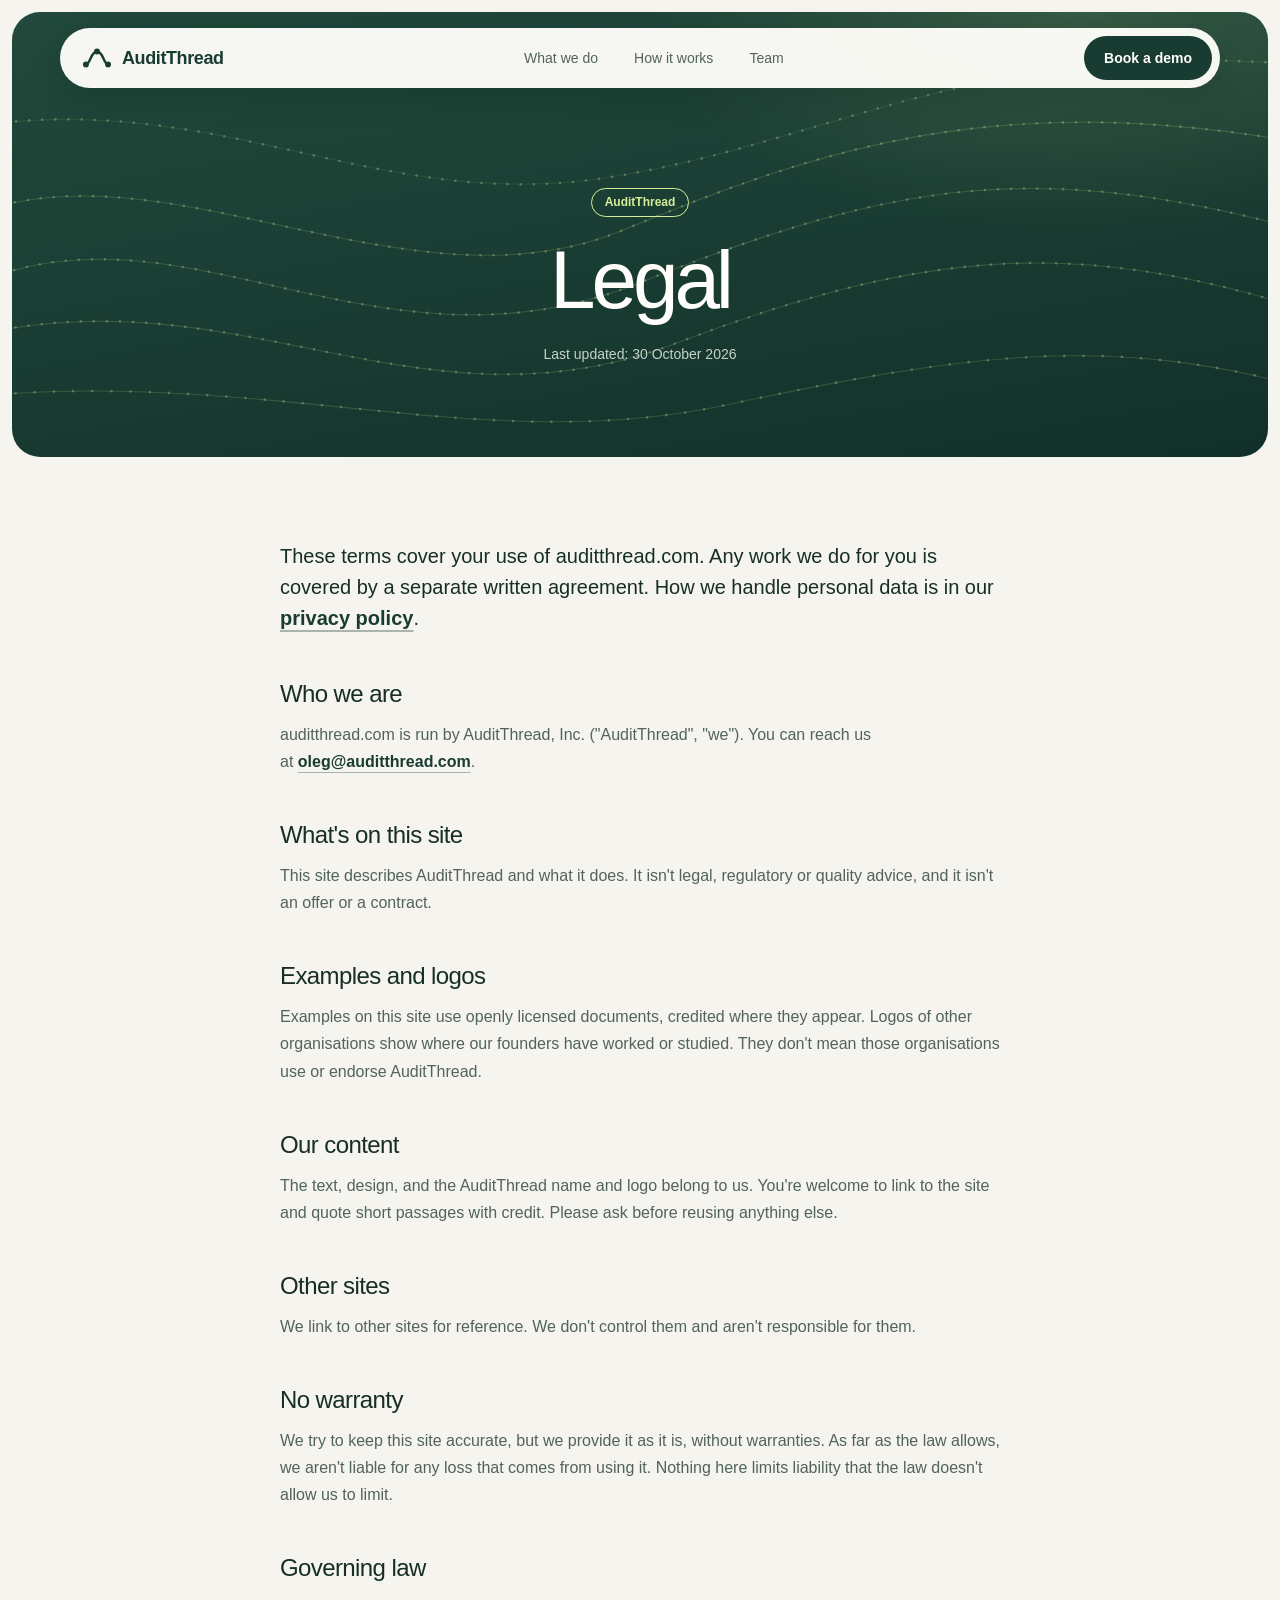
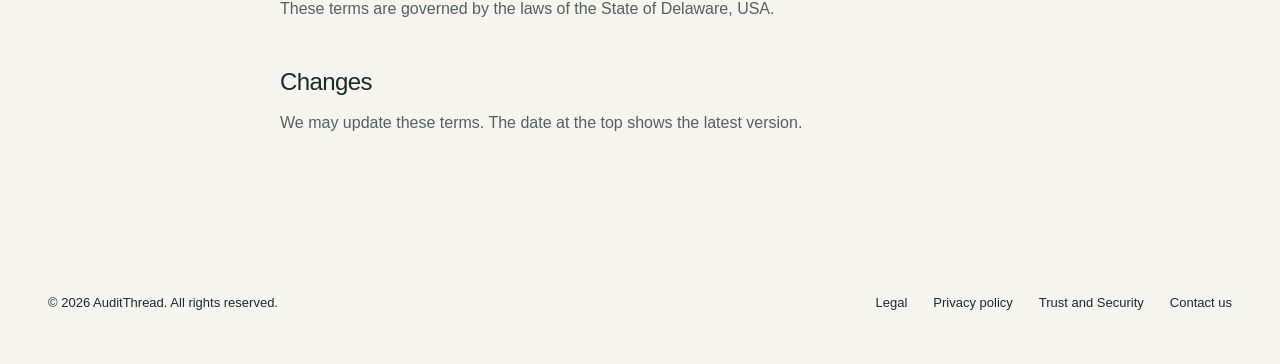
<file: legal/index.html>
<!doctype html>
<html lang="en-GB" data-ga-id="G-ND48PQ6FCS">
<head>
  <meta charset="utf-8">
  <meta name="viewport" content="width=device-width, initial-scale=1">
  <meta name="referrer" content="strict-origin-when-cross-origin">
  <meta http-equiv="Content-Security-Policy" content="default-src 'none'; style-src 'self'; img-src 'self' data: https://*.google-analytics.com https://*.googletagmanager.com; font-src 'none'; script-src 'self' https://*.googletagmanager.com; connect-src https://*.google-analytics.com https://*.analytics.google.com https://*.googletagmanager.com; form-action 'none'; base-uri 'none'">
  <title>Legal · AuditThread</title>
  <meta name="description" content="Terms for using auditthread.com.">
  <link rel="canonical" href="https://auditthread.com/legal/">

  <meta property="og:type" content="website">
  <meta property="og:site_name" content="AuditThread">
  <meta property="og:url" content="https://auditthread.com/legal/">
  <meta property="og:title" content="Legal · AuditThread">
  <meta property="og:description" content="Terms for using auditthread.com.">
  <meta property="og:image" content="https://auditthread.com/og-image.png">
  <meta property="og:image:width" content="1200">
  <meta property="og:image:height" content="630">
  <meta property="og:image:alt" content="AuditThread: The AI operating layer for pharma and biotech.">
  <meta property="og:locale" content="en_GB">
  <meta name="twitter:card" content="summary_large_image">
  <meta name="twitter:title" content="Legal · AuditThread">
  <meta name="twitter:description" content="Terms for using auditthread.com.">
  <meta name="twitter:image" content="https://auditthread.com/og-image.png">

  <link rel="icon" href="/favicon.svg" type="image/svg+xml">
  <link rel="icon" href="/icon-512.png" type="image/png" sizes="512x512">
  <link rel="apple-touch-icon" href="/apple-touch-icon.png">
  <meta name="theme-color" content="#193c32">

  <!-- Google Analytics (GA4) loads from consent.js only after a visitor accepts cookies; the ID is on <html data-ga-id>. -->
  <!-- ?v= is the file hash: Cloudflare lets browsers keep CSS and JS for 4 hours, so new HTML must point at new URLs. -->
  <link rel="stylesheet" href="/styles.css?v=58b2680ff3">
  <script src="/consent.js?v=7770621a95" defer></script>
</head>
<body class="subpage">
  <a class="skip-link" href="#main">Skip to content</a>

  <header class="site-header">
    <a class="wordmark" href="/" aria-label="AuditThread home">
      <svg width="30" height="24" viewBox="0 0 32 26" fill="none" aria-hidden="true">
        <path d="M4 20c5 0 5-14 12-14s7 14 12 14" stroke="currentColor" stroke-width="2.6"/>
        <circle cx="4" cy="20" r="3.2" fill="currentColor"/>
        <circle cx="16" cy="6" r="3.2" fill="currentColor"/>
        <circle cx="28" cy="20" r="3.2" fill="currentColor"/>
      </svg>
      <span>AuditThread</span>
    </a>
    <nav class="site-nav" aria-label="Main navigation">
      <a href="/#what-we-do">What we do</a>
      <a href="/#approach">How it works</a>
      <a href="/#team">Team</a>
    </nav>
    <a class="nav-contact" href="https://calendar.app.google/1zUNWwXmNqKaqTUM9" rel="noreferrer">Book a demo</a>
  </header>

  <main id="main" tabindex="-1">
    <section class="page-hero panel" aria-labelledby="page-title">
      <svg class="threads threads-page" viewBox="0 0 1440 900" preserveAspectRatio="xMidYMax slice" aria-hidden="true" focusable="false">
        <path class="thread thread-a" d="M-40 700 C 200 600, 420 820, 720 700 S 1180 560, 1480 640"/>
        <path class="thread-dots dots-a" d="M-40 700 C 200 600, 420 820, 720 700 S 1180 560, 1480 640"/>
        <path class="thread thread-b" d="M-40 760 C 260 690, 470 880, 760 770 S 1220 650, 1480 730"/>
        <path class="thread-dots dots-b" d="M-40 760 C 260 690, 470 880, 760 770 S 1220 650, 1480 730"/>
        <path class="thread thread-c" d="M-40 620 C 180 540, 460 740, 700 640 S 1140 480, 1480 540"/>
        <path class="thread-dots dots-c" d="M-40 620 C 180 540, 460 740, 700 640 S 1140 480, 1480 540"/>
        <path class="thread thread-d" d="M-40 830 C 300 800, 540 900, 820 840 S 1260 760, 1480 820"/>
        <path class="thread-dots dots-d" d="M-40 830 C 300 800, 540 900, 820 840 S 1260 760, 1480 820"/>
        <path class="thread thread-e" d="M-40 520 C 240 480, 420 620, 680 580 S 1100 420, 1480 450"/>
        <path class="thread-dots dots-e" d="M-40 520 C 240 480, 420 620, 680 580 S 1100 420, 1480 450"/>
        <path class="thread thread-f" d="M 960 -40 C 1060 120, 1260 190, 1480 100"/>
        <path class="thread-dots dots-f" d="M 960 -40 C 1060 120, 1260 190, 1480 100"/>
      </svg>
      <div class="shell page-hero-inner">
        <p class="eyebrow">AuditThread</p>
        <h1 id="page-title">Legal</h1>
        <p class="page-updated">Last updated: 30 October 2026</p>
      </div>
    </section>

    <section class="page-body">
      <div class="prose">
        <p class="lead">These terms cover your use of auditthread.com. Any work we do for you is covered by a separate written agreement. How we handle personal data is in our <a href="/legal/privacy/">privacy policy</a>.</p>

        <h2>Who we are</h2>
        <p>auditthread.com is run by AuditThread, Inc. ("AuditThread", "we"). You can reach us at <a href="mailto:oleg@auditthread.com">oleg@auditthread.com</a>.</p>

        <h2>What's on this site</h2>
        <p>This site describes AuditThread and what it does. It isn't legal, regulatory or quality advice, and it isn't an offer or a contract.</p>

        <h2>Examples and logos</h2>
        <p>Examples on this site use openly licensed documents, credited where they appear. Logos of other organisations show where our founders have worked or studied. They don't mean those organisations use or endorse AuditThread.</p>

        <h2>Our content</h2>
        <p>The text, design, and the AuditThread name and logo belong to us. You're welcome to link to the site and quote short passages with credit. Please ask before reusing anything else.</p>

        <h2>Other sites</h2>
        <p>We link to other sites for reference. We don't control them and aren't responsible for them.</p>

        <h2>No warranty</h2>
        <p>We try to keep this site accurate, but we provide it as it is, without warranties. As far as the law allows, we aren't liable for any loss that comes from using it. Nothing here limits liability that the law doesn't allow us to limit.</p>

        <h2>Governing law</h2>
        <p>These terms are governed by the laws of the State of Delaware, USA.</p>

        <h2>Changes</h2>
        <p>We may update these terms. The date at the top shows the latest version.</p>
      </div>
    </section>

  </main>

  <footer class="shell site-footer">
    <span>© 2026 AuditThread. All rights reserved.</span>
    <nav class="footer-links" aria-label="Footer">
      <a href="/legal/">Legal</a>
      <a href="/legal/privacy/">Privacy policy</a>
      <a href="/security/">Trust and Security</a>
      <a href="/contact/">Contact us</a>
    </nav>
  </footer>
</body>
</html>
</file>
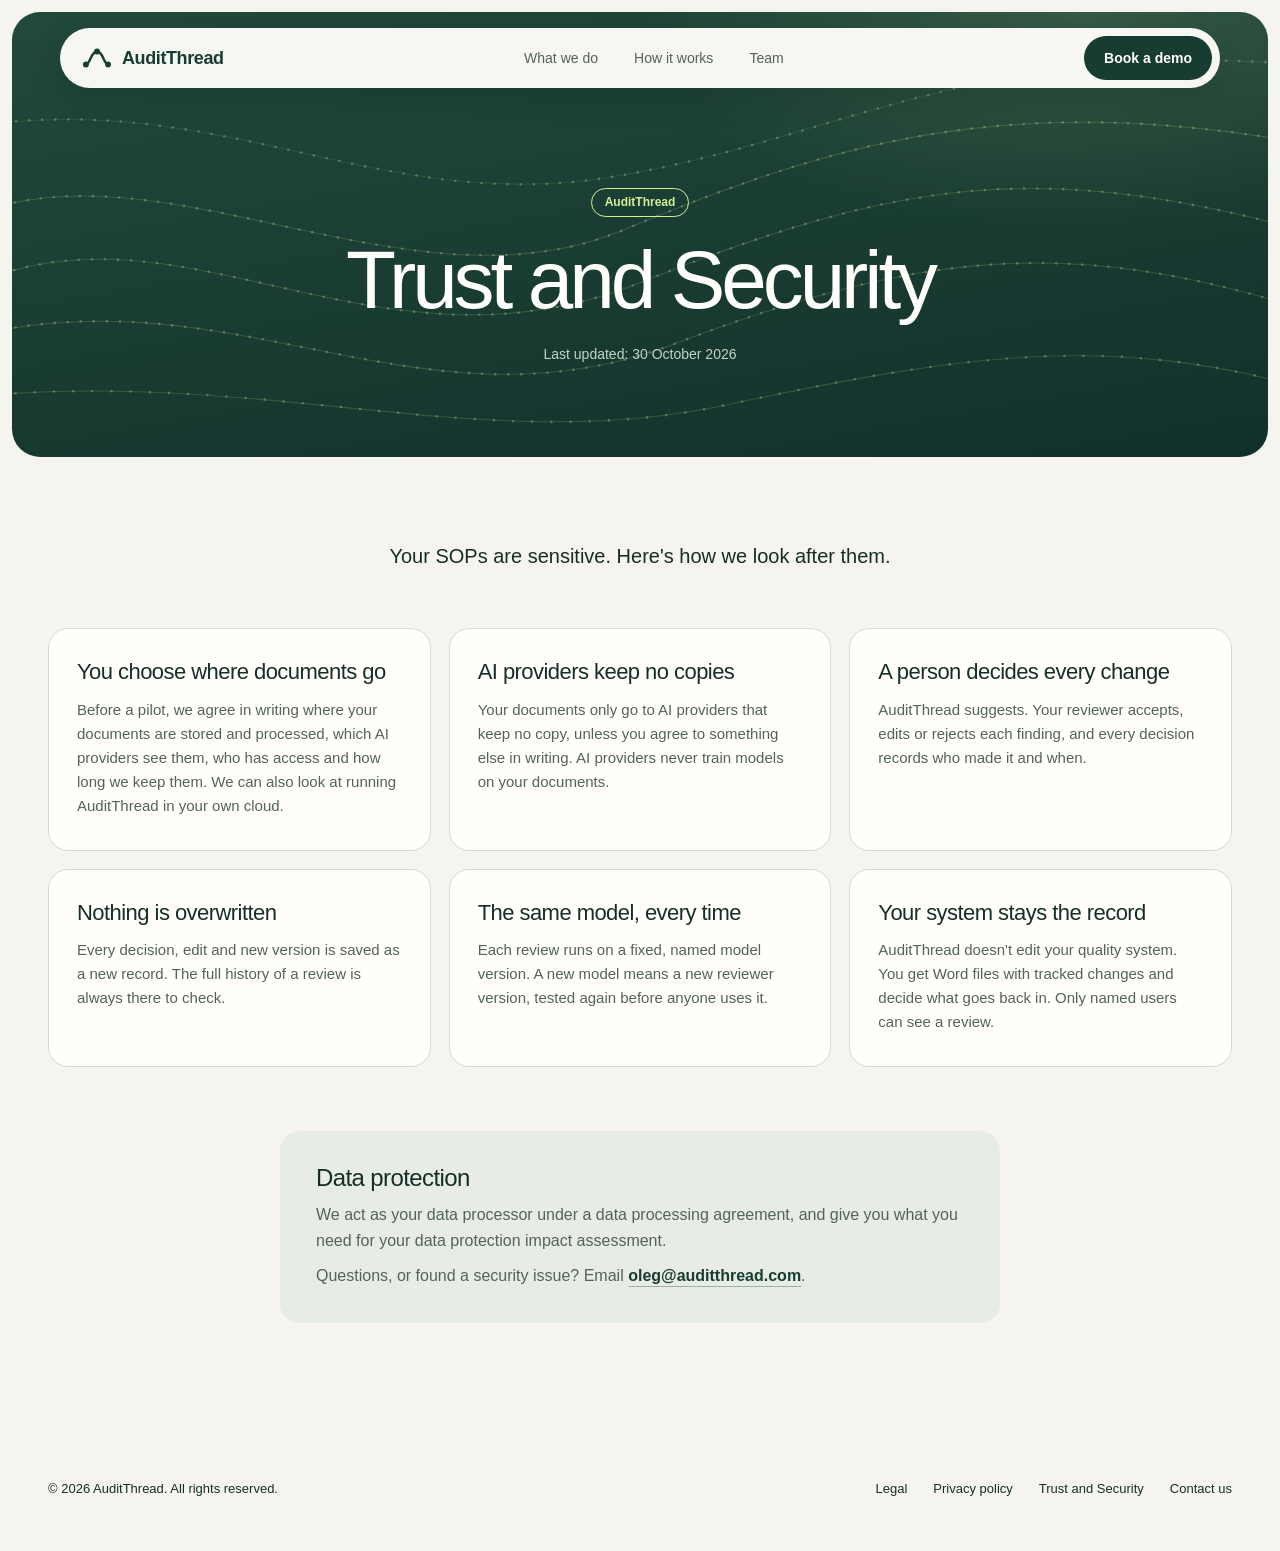
<file: security/index.html>
<!doctype html>
<html lang="en-GB" data-ga-id="G-ND48PQ6FCS">
<head>
  <meta charset="utf-8">
  <meta name="viewport" content="width=device-width, initial-scale=1">
  <meta name="referrer" content="strict-origin-when-cross-origin">
  <meta http-equiv="Content-Security-Policy" content="default-src 'none'; style-src 'self'; img-src 'self' data: https://*.google-analytics.com https://*.googletagmanager.com; font-src 'none'; script-src 'self' https://*.googletagmanager.com; connect-src https://*.google-analytics.com https://*.analytics.google.com https://*.googletagmanager.com; form-action 'none'; base-uri 'none'">
  <title>Trust and Security · AuditThread</title>
  <meta name="description" content="How AuditThread looks after your documents.">
  <link rel="canonical" href="https://auditthread.com/security/">

  <meta property="og:type" content="website">
  <meta property="og:site_name" content="AuditThread">
  <meta property="og:url" content="https://auditthread.com/security/">
  <meta property="og:title" content="Trust and Security · AuditThread">
  <meta property="og:description" content="How AuditThread looks after your documents.">
  <meta property="og:image" content="https://auditthread.com/og-image.png">
  <meta property="og:image:width" content="1200">
  <meta property="og:image:height" content="630">
  <meta property="og:image:alt" content="AuditThread: The AI operating layer for pharma and biotech.">
  <meta property="og:locale" content="en_GB">
  <meta name="twitter:card" content="summary_large_image">
  <meta name="twitter:title" content="Trust and Security · AuditThread">
  <meta name="twitter:description" content="How AuditThread looks after your documents.">
  <meta name="twitter:image" content="https://auditthread.com/og-image.png">

  <link rel="icon" href="/favicon.svg" type="image/svg+xml">
  <link rel="icon" href="/icon-512.png" type="image/png" sizes="512x512">
  <link rel="apple-touch-icon" href="/apple-touch-icon.png">
  <meta name="theme-color" content="#193c32">

  <!-- Google Analytics (GA4) loads from consent.js only after a visitor accepts cookies; the ID is on <html data-ga-id>. -->
  <!-- ?v= is the file hash: Cloudflare lets browsers keep CSS and JS for 4 hours, so new HTML must point at new URLs. -->
  <link rel="stylesheet" href="/styles.css?v=58b2680ff3">
  <script src="/consent.js?v=7770621a95" defer></script>
</head>
<body class="subpage">
  <a class="skip-link" href="#main">Skip to content</a>

  <header class="site-header">
    <a class="wordmark" href="/" aria-label="AuditThread home">
      <svg width="30" height="24" viewBox="0 0 32 26" fill="none" aria-hidden="true">
        <path d="M4 20c5 0 5-14 12-14s7 14 12 14" stroke="currentColor" stroke-width="2.6"/>
        <circle cx="4" cy="20" r="3.2" fill="currentColor"/>
        <circle cx="16" cy="6" r="3.2" fill="currentColor"/>
        <circle cx="28" cy="20" r="3.2" fill="currentColor"/>
      </svg>
      <span>AuditThread</span>
    </a>
    <nav class="site-nav" aria-label="Main navigation">
      <a href="/#what-we-do">What we do</a>
      <a href="/#approach">How it works</a>
      <a href="/#team">Team</a>
    </nav>
    <a class="nav-contact" href="https://calendar.app.google/1zUNWwXmNqKaqTUM9" rel="noreferrer">Book a demo</a>
  </header>

  <main id="main" tabindex="-1">
    <section class="page-hero panel" aria-labelledby="page-title">
      <svg class="threads threads-page" viewBox="0 0 1440 900" preserveAspectRatio="xMidYMax slice" aria-hidden="true" focusable="false">
        <path class="thread thread-a" d="M-40 700 C 200 600, 420 820, 720 700 S 1180 560, 1480 640"/>
        <path class="thread-dots dots-a" d="M-40 700 C 200 600, 420 820, 720 700 S 1180 560, 1480 640"/>
        <path class="thread thread-b" d="M-40 760 C 260 690, 470 880, 760 770 S 1220 650, 1480 730"/>
        <path class="thread-dots dots-b" d="M-40 760 C 260 690, 470 880, 760 770 S 1220 650, 1480 730"/>
        <path class="thread thread-c" d="M-40 620 C 180 540, 460 740, 700 640 S 1140 480, 1480 540"/>
        <path class="thread-dots dots-c" d="M-40 620 C 180 540, 460 740, 700 640 S 1140 480, 1480 540"/>
        <path class="thread thread-d" d="M-40 830 C 300 800, 540 900, 820 840 S 1260 760, 1480 820"/>
        <path class="thread-dots dots-d" d="M-40 830 C 300 800, 540 900, 820 840 S 1260 760, 1480 820"/>
        <path class="thread thread-e" d="M-40 520 C 240 480, 420 620, 680 580 S 1100 420, 1480 450"/>
        <path class="thread-dots dots-e" d="M-40 520 C 240 480, 420 620, 680 580 S 1100 420, 1480 450"/>
        <path class="thread thread-f" d="M 960 -40 C 1060 120, 1260 190, 1480 100"/>
        <path class="thread-dots dots-f" d="M 960 -40 C 1060 120, 1260 190, 1480 100"/>
      </svg>
      <div class="shell page-hero-inner">
        <p class="eyebrow">AuditThread</p>
        <h1 id="page-title">Trust and Security</h1>
        <p class="page-updated">Last updated: 30 October 2026</p>
      </div>
    </section>

    <section class="page-body">
      <div class="shell">
        <p class="lead centred-lead">Your SOPs are sensitive. Here's how we look after them.</p>
        <div class="trust-grid">
          <article class="trust-card reveal"><h2>You choose where documents go</h2><p>Before a pilot, we agree in writing where your documents are stored and processed, which AI providers see them, who has access and how long we keep them. We can also look at running AuditThread in your own cloud.</p></article>
          <article class="trust-card reveal"><h2>AI providers keep no copies</h2><p>Your documents only go to AI providers that keep no copy, unless you agree to something else in writing. AI providers never train models on your documents.</p></article>
          <article class="trust-card reveal"><h2>A person decides every change</h2><p>AuditThread suggests. Your reviewer accepts, edits or rejects each finding, and every decision records who made it and when.</p></article>
          <article class="trust-card reveal"><h2>Nothing is overwritten</h2><p>Every decision, edit and new version is saved as a new record. The full history of a review is always there to check.</p></article>
          <article class="trust-card reveal"><h2>The same model, every time</h2><p>Each review runs on a fixed, named model version. A new model means a new reviewer version, tested again before anyone uses it.</p></article>
          <article class="trust-card reveal"><h2>Your system stays the record</h2><p>AuditThread doesn't edit your quality system. You get Word files with tracked changes and decide what goes back in. Only named users can see a review.</p></article>
        </div>
        <div class="page-note">
          <h2>Data protection</h2>
          <p>We act as your data processor under a data processing agreement, and give you what you need for your data protection impact assessment.</p>
          <p>Questions, or found a security issue? Email <a href="mailto:oleg@auditthread.com">oleg@auditthread.com</a>.</p>
        </div>
      </div>
    </section>

  </main>

  <footer class="shell site-footer">
    <span>© 2026 AuditThread. All rights reserved.</span>
    <nav class="footer-links" aria-label="Footer">
      <a href="/legal/">Legal</a>
      <a href="/legal/privacy/">Privacy policy</a>
      <a href="/security/">Trust and Security</a>
      <a href="/contact/">Contact us</a>
    </nav>
  </footer>
</body>
</html>
</file>
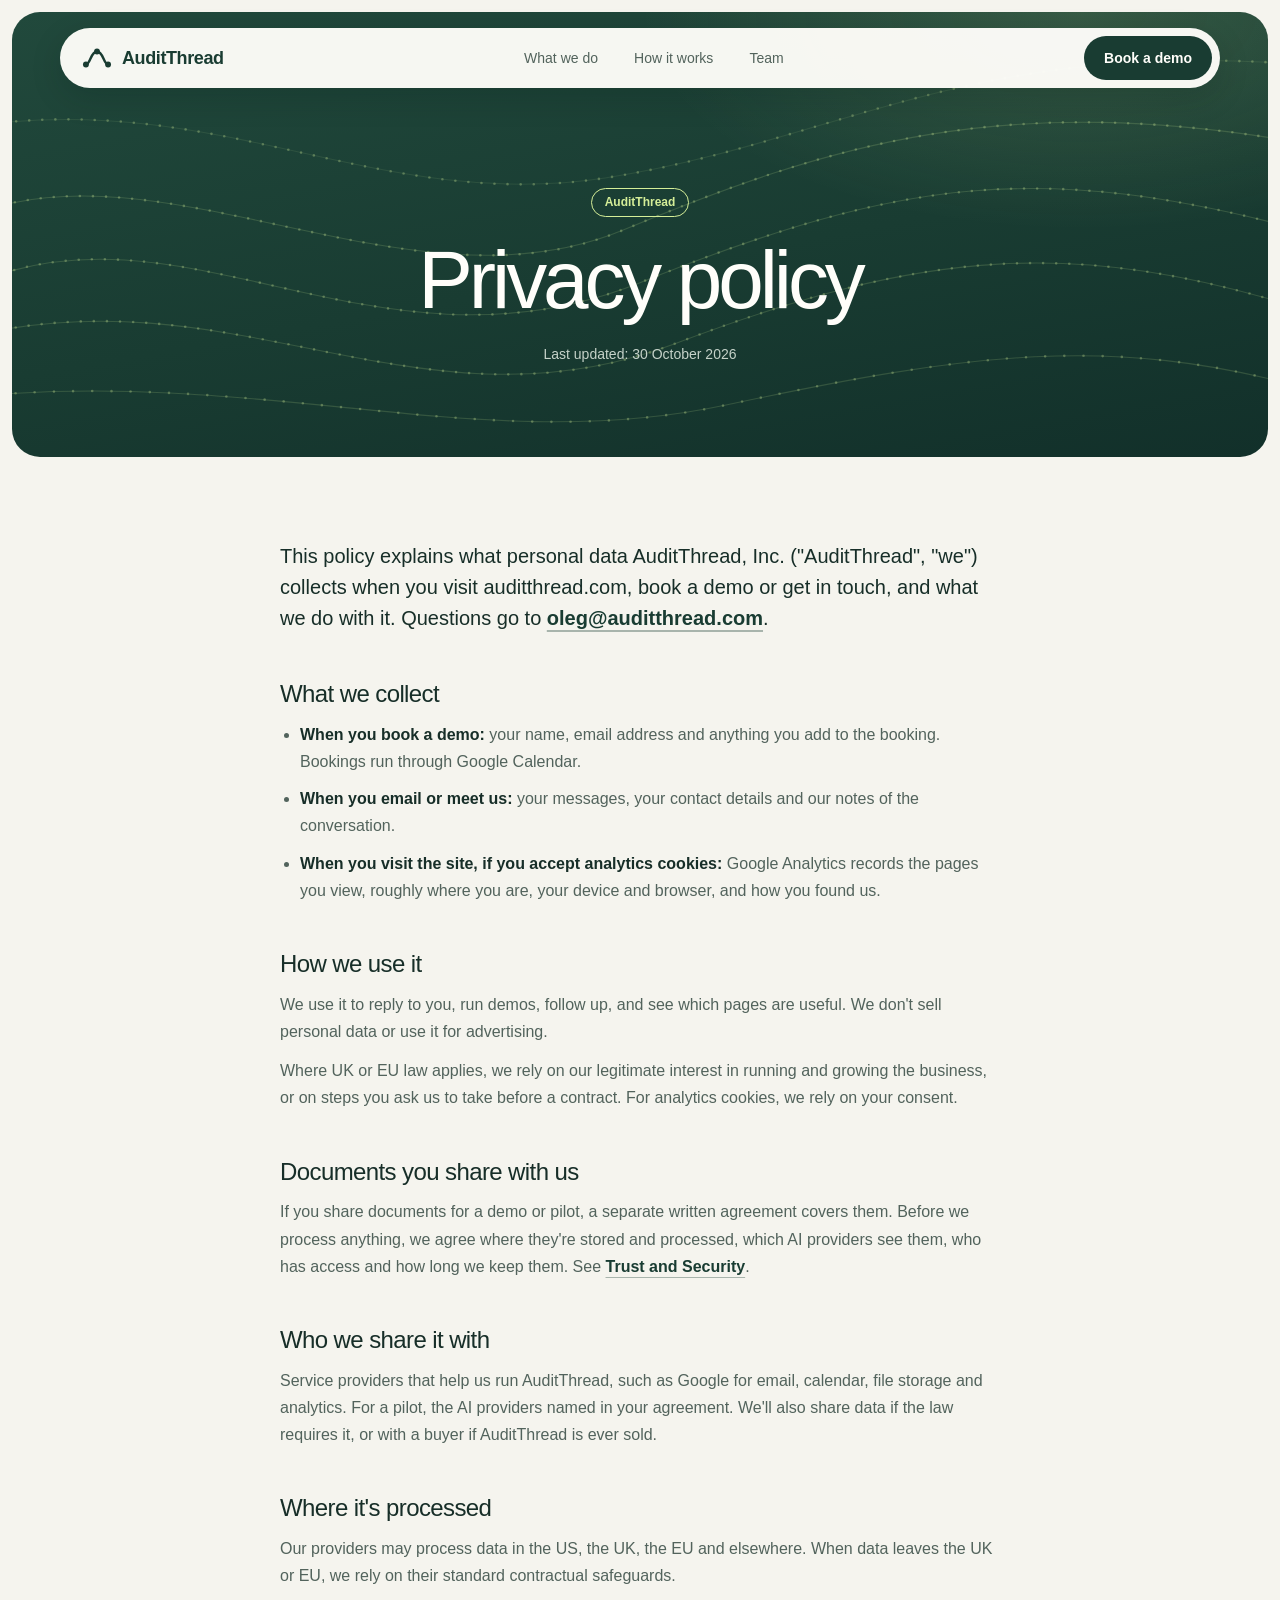
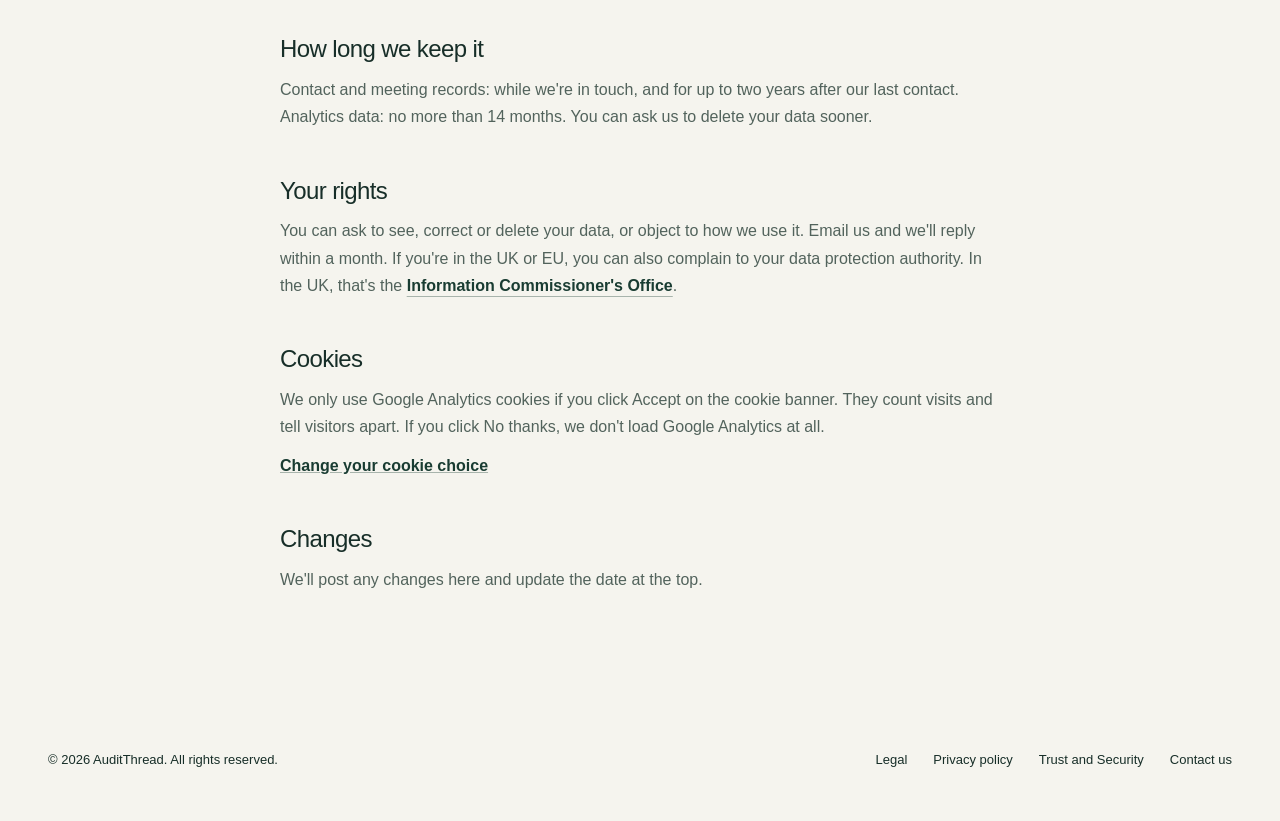
<file: legal/privacy/index.html>
<!doctype html>
<html lang="en-GB" data-ga-id="G-ND48PQ6FCS">
<head>
  <meta charset="utf-8">
  <meta name="viewport" content="width=device-width, initial-scale=1">
  <meta name="referrer" content="strict-origin-when-cross-origin">
  <meta http-equiv="Content-Security-Policy" content="default-src 'none'; style-src 'self'; img-src 'self' data: https://*.google-analytics.com https://*.googletagmanager.com; font-src 'none'; script-src 'self' https://*.googletagmanager.com; connect-src https://*.google-analytics.com https://*.analytics.google.com https://*.googletagmanager.com; form-action 'none'; base-uri 'none'">
  <title>Privacy policy · AuditThread</title>
  <meta name="description" content="How AuditThread handles personal data.">
  <link rel="canonical" href="https://auditthread.com/legal/privacy/">

  <meta property="og:type" content="website">
  <meta property="og:site_name" content="AuditThread">
  <meta property="og:url" content="https://auditthread.com/legal/privacy/">
  <meta property="og:title" content="Privacy policy · AuditThread">
  <meta property="og:description" content="How AuditThread handles personal data.">
  <meta property="og:image" content="https://auditthread.com/og-image.png">
  <meta property="og:image:width" content="1200">
  <meta property="og:image:height" content="630">
  <meta property="og:image:alt" content="AuditThread: The AI operating layer for pharma and biotech.">
  <meta property="og:locale" content="en_GB">
  <meta name="twitter:card" content="summary_large_image">
  <meta name="twitter:title" content="Privacy policy · AuditThread">
  <meta name="twitter:description" content="How AuditThread handles personal data.">
  <meta name="twitter:image" content="https://auditthread.com/og-image.png">

  <link rel="icon" href="/favicon.svg" type="image/svg+xml">
  <link rel="icon" href="/icon-512.png" type="image/png" sizes="512x512">
  <link rel="apple-touch-icon" href="/apple-touch-icon.png">
  <meta name="theme-color" content="#193c32">

  <!-- Google Analytics (GA4) loads from consent.js only after a visitor accepts cookies; the ID is on <html data-ga-id>. -->
  <!-- ?v= is the file hash: Cloudflare lets browsers keep CSS and JS for 4 hours, so new HTML must point at new URLs. -->
  <link rel="stylesheet" href="/styles.css?v=58b2680ff3">
  <script src="/consent.js?v=7770621a95" defer></script>
</head>
<body class="subpage">
  <a class="skip-link" href="#main">Skip to content</a>

  <header class="site-header">
    <a class="wordmark" href="/" aria-label="AuditThread home">
      <svg width="30" height="24" viewBox="0 0 32 26" fill="none" aria-hidden="true">
        <path d="M4 20c5 0 5-14 12-14s7 14 12 14" stroke="currentColor" stroke-width="2.6"/>
        <circle cx="4" cy="20" r="3.2" fill="currentColor"/>
        <circle cx="16" cy="6" r="3.2" fill="currentColor"/>
        <circle cx="28" cy="20" r="3.2" fill="currentColor"/>
      </svg>
      <span>AuditThread</span>
    </a>
    <nav class="site-nav" aria-label="Main navigation">
      <a href="/#what-we-do">What we do</a>
      <a href="/#approach">How it works</a>
      <a href="/#team">Team</a>
    </nav>
    <a class="nav-contact" href="https://calendar.app.google/1zUNWwXmNqKaqTUM9" rel="noreferrer">Book a demo</a>
  </header>

  <main id="main" tabindex="-1">
    <section class="page-hero panel" aria-labelledby="page-title">
      <svg class="threads threads-page" viewBox="0 0 1440 900" preserveAspectRatio="xMidYMax slice" aria-hidden="true" focusable="false">
        <path class="thread thread-a" d="M-40 700 C 200 600, 420 820, 720 700 S 1180 560, 1480 640"/>
        <path class="thread-dots dots-a" d="M-40 700 C 200 600, 420 820, 720 700 S 1180 560, 1480 640"/>
        <path class="thread thread-b" d="M-40 760 C 260 690, 470 880, 760 770 S 1220 650, 1480 730"/>
        <path class="thread-dots dots-b" d="M-40 760 C 260 690, 470 880, 760 770 S 1220 650, 1480 730"/>
        <path class="thread thread-c" d="M-40 620 C 180 540, 460 740, 700 640 S 1140 480, 1480 540"/>
        <path class="thread-dots dots-c" d="M-40 620 C 180 540, 460 740, 700 640 S 1140 480, 1480 540"/>
        <path class="thread thread-d" d="M-40 830 C 300 800, 540 900, 820 840 S 1260 760, 1480 820"/>
        <path class="thread-dots dots-d" d="M-40 830 C 300 800, 540 900, 820 840 S 1260 760, 1480 820"/>
        <path class="thread thread-e" d="M-40 520 C 240 480, 420 620, 680 580 S 1100 420, 1480 450"/>
        <path class="thread-dots dots-e" d="M-40 520 C 240 480, 420 620, 680 580 S 1100 420, 1480 450"/>
        <path class="thread thread-f" d="M 960 -40 C 1060 120, 1260 190, 1480 100"/>
        <path class="thread-dots dots-f" d="M 960 -40 C 1060 120, 1260 190, 1480 100"/>
      </svg>
      <div class="shell page-hero-inner">
        <p class="eyebrow">AuditThread</p>
        <h1 id="page-title">Privacy policy</h1>
        <p class="page-updated">Last updated: 30 October 2026</p>
      </div>
    </section>

    <section class="page-body">
      <div class="prose">
        <p class="lead">This policy explains what personal data AuditThread, Inc. ("AuditThread", "we") collects when you visit auditthread.com, book a demo or get in touch, and what we do with it. Questions go to <a href="mailto:oleg@auditthread.com">oleg@auditthread.com</a>.</p>

        <h2>What we collect</h2>
        <ul>
          <li><strong>When you book a demo:</strong> your name, email address and anything you add to the booking. Bookings run through Google Calendar.</li>
          <li><strong>When you email or meet us:</strong> your messages, your contact details and our notes of the conversation.</li>
          <li><strong>When you visit the site, if you accept analytics cookies:</strong> Google Analytics records the pages you view, roughly where you are, your device and browser, and how you found us.</li>
        </ul>

        <h2>How we use it</h2>
        <p>We use it to reply to you, run demos, follow up, and see which pages are useful. We don't sell personal data or use it for advertising.</p>
        <p>Where UK or EU law applies, we rely on our legitimate interest in running and growing the business, or on steps you ask us to take before a contract. For analytics cookies, we rely on your consent.</p>

        <h2>Documents you share with us</h2>
        <p>If you share documents for a demo or pilot, a separate written agreement covers them. Before we process anything, we agree where they're stored and processed, which AI providers see them, who has access and how long we keep them. See <a href="/security/">Trust and Security</a>.</p>

        <h2>Who we share it with</h2>
        <p>Service providers that help us run AuditThread, such as Google for email, calendar, file storage and analytics. For a pilot, the AI providers named in your agreement. We'll also share data if the law requires it, or with a buyer if AuditThread is ever sold.</p>

        <h2>Where it's processed</h2>
        <p>Our providers may process data in the US, the UK, the EU and elsewhere. When data leaves the UK or EU, we rely on their standard contractual safeguards.</p>

        <h2>How long we keep it</h2>
        <p>Contact and meeting records: while we're in touch, and for up to two years after our last contact. Analytics data: no more than 14 months. You can ask us to delete your data sooner.</p>

        <h2>Your rights</h2>
        <p>You can ask to see, correct or delete your data, or object to how we use it. Email us and we'll reply within a month. If you're in the UK or EU, you can also complain to your data protection authority. In the UK, that's the <a href="https://ico.org.uk/make-a-complaint/" rel="noreferrer">Information Commissioner's Office</a>.</p>

        <h2 id="cookies">Cookies</h2>
        <p>We only use Google Analytics cookies if you click Accept on the cookie banner. They count visits and tell visitors apart. If you click No thanks, we don't load Google Analytics at all.</p>
        <p><button type="button" class="link-button" data-cookie-settings>Change your cookie choice</button></p>

        <h2>Changes</h2>
        <p>We'll post any changes here and update the date at the top.</p>
      </div>
    </section>

  </main>

  <footer class="shell site-footer">
    <span>© 2026 AuditThread. All rights reserved.</span>
    <nav class="footer-links" aria-label="Footer">
      <a href="/legal/">Legal</a>
      <a href="/legal/privacy/">Privacy policy</a>
      <a href="/security/">Trust and Security</a>
      <a href="/contact/">Contact us</a>
    </nav>
  </footer>
</body>
</html>
</file>
<file: styles.css>
/* AuditThread landing page, preview 07.
   Brand colours unchanged (forest, lime, paper). Rounded inset panels, pill controls,
   and moving "threads" in the hero and contact panels. */

:root {
  --paper: #f5f4ee;
  --white: #fffefa;
  --ink: #172e28;
  --muted: #52635c;
  --line: #d6dacf;
  --forest: #193c32;
  --forest-deep: #12302a;
  --lime: #d5ee98;
  --sage: #e7ede4;
  --on-forest: #c5d2c9;
  --radius-panel: 28px;
  --radius-card: 20px;
  --font: -apple-system, BlinkMacSystemFont, "Segoe UI", Helvetica, Arial, sans-serif;
}

* { box-sizing: border-box; }
html { scroll-behavior: smooth; scroll-padding-top: 24px; }
body { margin: 0; background: var(--paper); color: var(--ink); font-family: var(--font); -webkit-font-smoothing: antialiased; }
a { color: inherit; text-underline-offset: 5px; }
a, button { -webkit-tap-highlight-color: transparent; }
a:focus-visible { outline: 3px solid #567c24; outline-offset: 4px; border-radius: 6px; }
main:focus { outline: none; }
svg { flex-shrink: 0; }
h1, h2, h3, p, figure { margin: 0; }
h1, h2, h3 { font-weight: 500; text-wrap: balance; }
p { line-height: 1.6; text-wrap: pretty; }
img { max-width: 100%; }

.shell { width: min(1200px, calc(100% - 96px)); margin-inline: auto; }
.panel { margin-inline: 12px; border-radius: var(--radius-panel); }
.section-pad { padding-block: 120px; }
.centred { text-align: center; margin-inline: auto; }
.skip-link { position: fixed; top: -100px; left: 12px; z-index: 30; padding: 14px 20px; background: var(--lime); color: var(--ink); opacity: 0; pointer-events: none; }
.skip-link:focus { top: 12px; opacity: 1; pointer-events: auto; }
.visually-hidden { position: absolute; width: 1px; height: 1px; overflow: hidden; clip: rect(0 0 0 0); white-space: nowrap; }

h2 { font-size: clamp(34px, 4.2vw, 56px); line-height: 1.05; letter-spacing: -.04em; }
.eyebrow { display: inline-block; margin-bottom: 22px; padding: 5px 13px; border: 1px solid currentColor; border-radius: 999px; font-size: 12px; font-weight: 600; line-height: 1.4; color: var(--muted); }
.section-head { max-width: 780px; }
.section-head.centred { text-align: center; }
.section-intro { margin-top: 20px; font-size: 17px; color: var(--muted); }
.section-head.centred .section-intro { max-width: 560px; margin-inline: auto; }

/* Buttons */
.button { display: inline-flex; align-items: center; justify-content: center; gap: 12px; min-height: 52px; padding: 14px 26px; border-radius: 999px; font-size: 15px; font-weight: 600; text-decoration: none; transition: transform .2s, background .2s, border-color .2s; }
.button span { transition: transform .2s; }
.button:hover span { transform: translateX(3px); }
.button-lime { background: var(--lime); color: var(--forest); }
.button-lime:hover { background: #e2f5b3; transform: translateY(-1px); }
.button-ghost { border: 1px solid rgba(245, 244, 238, .35); color: var(--paper); }
.button-ghost:hover { border-color: var(--paper); }

/* Header: a floating pill over the hero panel */
.site-header { position: absolute; top: 28px; left: 50%; transform: translateX(-50%); z-index: 20; width: min(1160px, calc(100% - 64px)); display: flex; align-items: center; justify-content: space-between; gap: 20px; padding: 8px 8px 8px 22px; background: rgba(255, 254, 250, .96); border-radius: 999px; box-shadow: 0 10px 30px rgba(8, 28, 22, .18); }
.wordmark { display: flex; align-items: center; gap: 10px; min-height: 44px; color: var(--forest); text-decoration: none; font-size: 18px; font-weight: 650; letter-spacing: -.4px; }
.site-nav { display: flex; gap: 4px; font-size: 14px; }
.site-nav a { padding: 10px 16px; border-radius: 999px; color: var(--muted); text-decoration: none; transition: background .2s, color .2s; }
.site-nav a:hover { background: var(--sage); color: var(--ink); }
.nav-contact { display: inline-flex; align-items: center; min-height: 44px; padding: 10px 20px; border-radius: 999px; background: var(--forest); color: var(--white); font-size: 14px; font-weight: 600; text-decoration: none; white-space: nowrap; transition: background .2s; }
.nav-contact:hover { background: #295545; }

/* Hero */
.hero { position: relative; overflow: hidden; margin-top: 12px; padding: 196px 0 290px; color: var(--paper); text-align: center;
  background:
    radial-gradient(55% 45% at 18% 8%, rgba(213, 238, 152, .17), transparent 70%),
    radial-gradient(45% 55% at 88% 92%, rgba(104, 166, 136, .38), transparent 70%),
    linear-gradient(165deg, #21493c 0%, var(--forest) 48%, var(--forest-deep) 100%); }
.hero-copy { position: relative; z-index: 1; }
.hero h1 { max-width: 1060px; margin-inline: auto; font-size: clamp(50px, 7.6vw, 104px); line-height: .98; letter-spacing: -.055em; color: var(--white); }
.hero-intro { max-width: 600px; margin: 30px auto 0; font-size: 19px; line-height: 1.55; color: var(--on-forest); }
.hero-actions { display: flex; justify-content: center; flex-wrap: wrap; gap: 14px; margin-top: 38px; }

/* Threads: the brand mark's line, drawn as moving dotted strands */
.threads { position: absolute; inset: 0; width: 100%; height: 100%; pointer-events: none; }
.thread { fill: none; stroke: var(--lime); stroke-width: 1.2; opacity: .16; }
.thread-dots { fill: none; stroke: var(--lime); stroke-width: 3; stroke-linecap: round; stroke-dasharray: 0 15; opacity: .45; animation: thread-flow 9s linear infinite; }
.thread-e, .thread-f { opacity: .09; }
.dots-b { animation-duration: 12s; opacity: .35; }
.dots-c { animation-duration: 15s; opacity: .3; }
.dots-d { animation-duration: 11s; opacity: .25; stroke-dasharray: 0 22; }
.dots-e { animation-duration: 18s; opacity: .2; }
.dots-f { animation-duration: 20s; opacity: .18; stroke-dasharray: 0 20; }
@keyframes thread-flow { to { stroke-dashoffset: -330; } }

/* Hero entrance */
.hero h1, .hero-intro, .hero-actions, .review-figure { animation: rise .8s cubic-bezier(.2, .7, .2, 1) both; }
.hero-intro { animation-delay: .12s; }
.hero-actions { animation-delay: .22s; }
.review-figure { animation-delay: .35s; animation-duration: 1s; }
@keyframes rise { from { opacity: 0; transform: translateY(18px); } to { opacity: 1; transform: none; } }

/* Product figure, overlapping the bottom of the hero */
.hero-stage { position: relative; z-index: 2; max-width: 1020px; margin-top: -210px; }
.review-figure { min-width: 0; background: #e8eeeb; border: 1px solid #c8d4d0; border-radius: 18px; box-shadow: 0 40px 80px rgba(10, 32, 26, .28), 0 8px 20px rgba(10, 32, 26, .12); overflow: hidden; text-align: left; }
.review-top { display: flex; justify-content: space-between; align-items: center; gap: 12px; padding: 16px 22px; background: var(--forest); color: var(--white); font-size: 13px; font-weight: 650; }
.review-brand span { color: #b8cdc3; font-weight: 400; }
.review-sample { font-size: 11px; color: var(--lime); white-space: nowrap; }
.review-meta { display: flex; justify-content: space-between; gap: 12px; padding: 12px 22px; color: #49615a; border-bottom: 1px solid #ccd8d2; font-size: 12px; }
.review-meta span:last-child { white-space: nowrap; font-weight: 650; }
.review-workspace { display: grid; grid-template-columns: minmax(0, 1.25fr) minmax(0, .75fr); align-items: start; gap: 18px; padding: 20px; }
.review-document { min-width: 0; background: var(--white); border: 1px solid #cad2ce; border-radius: 10px; box-shadow: 0 2px 8px rgba(23, 46, 40, .06); }
.document-head { display: flex; justify-content: space-between; gap: 10px; padding: 12px 16px; border-bottom: 1px solid #e0e5e0; color: #566962; font-size: 11px; font-weight: 600; }
.document-head span:last-child { text-align: right; }
.document-scroll { max-height: 330px; overflow-y: auto; padding: 18px 22px; scrollbar-color: #a3b6ad transparent; }
.document-scroll h3 { font-family: Georgia, serif; font-size: 18px; line-height: 1.32; font-weight: 600; margin-bottom: 14px; }
.document-scroll p { font-family: Georgia, serif; color: #283a34; font-size: 15px; line-height: 1.62; margin-bottom: 14px; }
.document-scroll mark { background: #fce7e3; color: inherit; text-decoration: underline wavy #9c3c36; text-underline-offset: 4px; box-decoration-break: clone; -webkit-box-decoration-break: clone; }
.review-comment { min-width: 0; position: relative; margin-top: 44px; padding: 18px 17px; background: var(--white); border: 1px solid #cbd5d0; border-left: 4px solid #9c3c36; border-radius: 4px 10px 10px 4px; box-shadow: 0 6px 18px rgba(23, 46, 40, .09); }
.review-comment::before { content: ""; position: absolute; top: 35px; left: -23px; width: 20px; border-top: 2px dashed #9c3c36; }
.review-badges { display: flex; flex-wrap: wrap; gap: 7px; margin-bottom: 14px; }
.review-badges span { border: 1px solid #8f3746; border-radius: 999px; padding: 3px 10px; color: #793446; background: #f8e9ea; font-size: 12px; font-weight: 700; }
.review-badges span:last-child { color: #53645c; background: white; border-color: #a9b6ae; }
.review-comment .review-author { margin-bottom: 8px; font-size: 12px; font-weight: 700; color: #586b62; }
.review-comment p:not(.review-author) { font-size: 14px; line-height: 1.55; }
.review-comment a { display: inline-block; margin-top: 16px; color: #245d59; font-size: 12px; line-height: 1.45; font-weight: 650; overflow-wrap: anywhere; }
.review-figure figcaption { padding: 0 20px 18px; font-size: 10px; line-height: 1.45; color: #53645d; }
.review-figure figcaption a { color: #245d59; }

/* Founders' logos */
.proof { margin-top: 56px; text-align: center; }
.proof-label { font-size: 13px; font-weight: 600; color: var(--muted); margin-bottom: 18px; }
.logo-row { list-style: none; margin: 0; padding: 0; display: flex; flex-wrap: wrap; justify-content: center; align-items: center; gap: 16px 40px; }
.logo-row li { display: flex; align-items: center; gap: 6px; filter: grayscale(1); opacity: .62; transition: filter .25s, opacity .25s; }
.logo-row li:hover { filter: none; opacity: 1; }
.logo-row img { display: block; width: auto; }
.logo-pfizer { height: 26px; }
.logo-yc { height: 22px; }
.logo-citi { height: 22px; }
.logo-oxford { height: 30px; }
.logo-anz { height: 24px; }
.logo-ubs { height: 26px; }
.logo-db { height: 24px; }
.logo-word { font-size: 16px; font-weight: 600; letter-spacing: -.01em; color: var(--ink); }

/* Problem */
.problem-section h2 { max-width: 920px; }
.stat-grid { display: grid; grid-template-columns: repeat(3, minmax(0, 1fr)); gap: 18px; margin-top: 60px; }
.stat { padding: 34px 32px 36px; background: var(--white); border: 1px solid var(--line); border-radius: var(--radius-card); container-type: inline-size; }
/* Sized to the card so "50–70 SOPs" stays on one line. */
.stat strong { display: block; font-size: clamp(46px, 5vw, 72px); font-size: min(72px, 18cqi); font-weight: 500; line-height: 1; letter-spacing: -.055em; color: var(--forest); }
.stat p { margin-top: 18px; color: var(--muted); font-size: 15px; }
.stat-head { display: flex; align-items: center; gap: 18px; }
.stat-head strong { flex: none; }
.stat-head span { max-width: 15em; color: var(--forest); font-size: 17px; font-weight: 600; line-height: 1.3; }
.stat-source { margin-top: 22px; font-size: 12px; color: var(--muted); text-align: center; }

/* What we do (dark panel) */
.dark-section { position: relative; overflow: hidden; color: var(--paper);
  background: radial-gradient(50% 60% at 50% 0%, rgba(213, 238, 152, .1), transparent 70%), var(--forest); }
.dark-section .eyebrow { color: var(--lime); }
.dark-section h2 { color: var(--white); }
.dark-section .section-intro { color: var(--on-forest); }
.pillar-grid { display: grid; grid-template-columns: repeat(3, minmax(0, 1fr)); gap: 18px; margin-top: 64px; }
.pillar { padding: 32px 30px 36px; background: rgba(255, 255, 255, .045); border: 1px solid rgba(213, 238, 152, .16); border-radius: var(--radius-card); transition: border-color .25s, background .25s; }
.pillar:hover { border-color: rgba(213, 238, 152, .4); background: rgba(255, 255, 255, .07); }
.pillar-icon { display: grid; place-items: center; width: 56px; height: 56px; margin-bottom: 30px; border-radius: 16px; background: rgba(213, 238, 152, .12); color: var(--lime); }
.pillar-symbol { width: 30px; height: 30px; }
.pillar h3 { font-size: 26px; letter-spacing: -.03em; margin-bottom: 14px; color: var(--white); }
.pillar p { font-size: 15px; line-height: 1.65; color: var(--on-forest); }

/* How it works */
.flow { margin-top: 56px; }
.flow-track { display: grid; grid-template-columns: minmax(0, 1fr) 64px minmax(0, 1fr) 64px minmax(0, 1fr); align-items: center; }
.flow-card { align-self: stretch; min-width: 0; padding: 30px 28px; background: var(--white); border: 1px solid var(--line); border-radius: var(--radius-card); }
.flow-card h3 { font-size: 24px; letter-spacing: -.03em; margin-bottom: 12px; }
.flow-card p { color: var(--muted); font-size: 15px; }
.flow-card-lime { background: var(--lime); border-color: var(--lime); }
.flow-card-lime p { color: #3a5440; }
.flow-docs { display: flex; flex-wrap: wrap; gap: 8px; margin-top: 18px; }
.flow-docs span { padding: 6px 12px; border: 1px solid var(--line); border-radius: 999px; font-size: 12px; color: var(--muted); }
.flow-line { height: 1px; background: #9fb3a5; position: relative; }
.flow-line::after { content: ""; position: absolute; top: -4px; right: 2px; width: 8px; height: 8px; border-top: 1px solid #9fb3a5; border-right: 1px solid #9fb3a5; transform: rotate(45deg); }
.flow-line span { position: absolute; top: -4px; left: 0; width: 9px; height: 9px; border-radius: 50%; background: var(--forest); animation: flow-forward 2.8s ease-in-out infinite; }
.flow-line:nth-child(4) span { animation-delay: 1.4s; }
.flow figcaption { display: flex; align-items: center; justify-content: center; gap: 14px; margin-top: 30px; color: var(--muted); font-size: 14px; }
.flow-return { flex: 0 0 24px; height: 14px; border-left: 1.5px solid var(--forest); border-bottom: 1.5px solid var(--forest); border-radius: 0 0 0 9px; position: relative; }
.flow-return::after { content: ""; position: absolute; left: -4.5px; top: -2px; width: 7px; height: 7px; border-top: 1.5px solid var(--forest); border-right: 1.5px solid var(--forest); transform: rotate(-45deg); }
@keyframes flow-forward { 0% { left: 0; opacity: 0; } 15%, 85% { opacity: 1; } 100% { left: calc(100% - 9px); opacity: 0; } }
@keyframes flow-down { 0% { top: 0; opacity: 0; } 15%, 85% { opacity: 1; } 100% { top: calc(100% - 9px); opacity: 0; } }

/* Testing */
.testing-section { background: var(--sage); }
.testing-section h2 { font-size: clamp(38px, 5vw, 68px); }

/* Team */
.people-grid { display: grid; grid-template-columns: repeat(3, minmax(0, 1fr)); gap: 28px; margin-top: 56px; }
.person { min-width: 0; }
.person-photo { display: block; width: 100%; height: auto; aspect-ratio: 5 / 4; object-fit: cover; object-position: center 25%; border-radius: var(--radius-card); background: #e4e5dd; }
.person-role { display: inline-block; margin: 22px 0 10px; padding: 3px 11px; border-radius: 999px; background: var(--sage); color: var(--forest); font-size: 12px; font-weight: 700; }
.person h3 { font-size: 24px; letter-spacing: -.025em; margin-bottom: 10px; }
.person p:not(.person-role) { font-size: 15px; color: var(--muted); }

/* Contact (bookend panel) */
.contact-section { position: relative; overflow: hidden; padding-block: 130px 140px; text-align: center; color: var(--paper);
  background:
    radial-gradient(50% 60% at 82% 0%, rgba(213, 238, 152, .16), transparent 70%),
    linear-gradient(195deg, #21493c 0%, var(--forest) 50%, var(--forest-deep) 100%); }
.threads-contact { transform: scaleX(-1); }
.contact-inner { position: relative; z-index: 1; }
.contact-inner h2 { font-size: clamp(48px, 6.4vw, 88px); letter-spacing: -.055em; color: var(--white); }
.contact-inner p { max-width: 480px; margin: 22px auto 34px; font-size: 18px; color: var(--on-forest); }

/* Footer */
.site-footer { display: flex; flex-wrap: wrap; align-items: center; justify-content: space-between; gap: 20px; padding-block: 28px 32px; font-size: 12px; color: var(--muted); }
.site-footer > span:first-child { color: var(--ink); font-weight: 600; }
.site-footer a { min-height: 44px; display: inline-flex; align-items: center; gap: 10px; text-decoration: none; }
.site-footer a:hover { text-decoration: underline; }

/* Gentle reveal on scroll where the browser supports scroll-driven animation */
@supports (animation-timeline: view()) {
  @media (prefers-reduced-motion: no-preference) {
    .reveal { animation: reveal linear both; animation-timeline: view(); animation-range: entry 0% cover 25%; }
    @keyframes reveal { from { opacity: 0; transform: translateY(28px); } to { opacity: 1; transform: none; } }
  }
}

/* Responsive */
@media (max-width: 1100px) {
  .shell { width: calc(100% - 64px); }
  .review-workspace { grid-template-columns: minmax(0, 1.1fr) minmax(0, .9fr); }
  .flow-track { grid-template-columns: minmax(0, 1fr) 40px minmax(0, 1fr) 40px minmax(0, 1fr); }
  .flow-card { padding: 24px 22px; }
}
@media (max-width: 860px) {
  .site-nav { display: none; }
  .section-pad { padding-block: 84px; }
  .hero { padding: 160px 0 230px; }
  .hero-intro { font-size: 17px; }
  .hero-stage { margin-top: -170px; }
  .stat-grid, .pillar-grid, .people-grid { grid-template-columns: 1fr; }
  .stat-grid, .pillar-grid { gap: 12px; margin-top: 40px; }
  .people-grid { max-width: 520px; margin-inline: auto; gap: 44px; margin-top: 40px; }
  .pillar { display: grid; grid-template-columns: 56px 1fr; column-gap: 20px; padding: 26px 24px; }
  .pillar-icon { grid-row: 1 / 3; margin: 0; }
  .flow-track { grid-template-columns: 1fr; max-width: 520px; margin-inline: auto; }
  .flow-line { width: 1px; height: 40px; justify-self: center; }
  .flow-line::after { top: auto; right: -4px; bottom: 2px; transform: rotate(135deg); }
  .flow-line span { top: 0; left: -4px; animation-name: flow-down; }
  .flow figcaption { justify-content: flex-start; max-width: 520px; margin-inline: auto; }
  .contact-section { padding-block: 96px 104px; }
}
@media (max-width: 640px) {
  .shell { width: calc(100% - 40px); }
  .panel { margin-inline: 8px; }
  :root { --radius-panel: 22px; --radius-card: 16px; }
  .site-header { top: 18px; width: calc(100% - 32px); padding: 6px 6px 6px 16px; }
  .wordmark { font-size: 16px; gap: 8px; }
  .wordmark svg { width: 24px; height: 20px; }
  .nav-contact { padding: 9px 16px; font-size: 13px; }
  .hero { margin-top: 8px; padding: 132px 0 200px; }
  .hero h1 { font-size: clamp(42px, 12.5vw, 60px); }
  .hero-intro { margin-top: 22px; font-size: 16px; }
  .hero-actions { margin-top: 28px; }
  .hero-stage { margin-top: -150px; width: calc(100% - 28px); }
  .review-top, .review-meta { flex-wrap: wrap; padding-inline: 16px; }
  .review-workspace { grid-template-columns: 1fr; gap: 12px; padding: 12px; }
  .review-comment { margin: 0; }
  .review-comment::before { display: none; }
  .document-scroll { max-height: 260px; padding: 15px 17px; }
  .document-scroll p { font-size: 15px; }
  .review-figure figcaption { padding-inline: 14px; }
  .proof { margin-top: 44px; }
  .logo-row { gap: 14px 26px; }
  .section-pad { padding-block: 68px; }
  .section-intro { font-size: 16px; }
  .stat { padding: 26px 24px 28px; }
  .pillar { grid-template-columns: 1fr; }
  .pillar-icon { grid-row: auto; margin-bottom: 20px; width: 48px; height: 48px; border-radius: 14px; }
  .pillar h3 { font-size: 23px; }
  .contact-inner p { font-size: 16px; }
  .site-footer { justify-content: flex-start; column-gap: 24px; row-gap: 4px; }
  .people-grid { gap: 30px; }
  .person { display: grid; grid-template-columns: 104px minmax(0, 1fr); column-gap: 18px; align-items: start; }
  .person-photo { aspect-ratio: 1 / 1; border-radius: 16px; }
  .person-role { margin-top: 2px; }
  .person h3 { font-size: 21px; }
  .person p:not(.person-role) { font-size: 14px; }
}

@media (prefers-reduced-motion: reduce) {
  html { scroll-behavior: auto; }
  .thread-dots, .hero h1, .hero-intro, .hero-actions, .review-figure { animation: none; }
  .flow-line span { animation: none; left: calc(50% - 4px); opacity: 1; }
  .button, .button span { transition: none; }
}
@media (prefers-reduced-motion: reduce) and (max-width: 860px) {
  .flow-line span { left: -4px; top: calc(50% - 4px); }
}
/* Preview 10: reassurance line, two-finding hero example, figure tags */
.review-comments { min-width: 0; display: flex; flex-direction: column; gap: 12px; margin-top: 18px; }
.review-comments .review-comment { margin-top: 0; }
.review-comments .review-comment + .review-comment::before { display: none; }
.review-comment p:not(.review-author) { font-size: 13.5px; }
.review-comment a { margin-top: 12px; }
.review-badges span.sev-major { color: #793446; background: #f8e9ea; border-color: #8f3746; }
.document-scroll p + h3 { margin-top: 20px; }
.document-scroll mark.mark-related { background: #fbf1d4; text-decoration: underline dotted #9a7419; }
.stat-tag { display: inline-flex; align-items: center; gap: 6px; margin-bottom: 20px; padding: 3px 11px; border-radius: 999px; background: var(--sage); color: var(--forest); font-size: 12px; font-weight: 700; text-decoration: none; }
a.stat-tag:hover { background: #d9e3d4; }
@media (max-width: 640px) {
  .review-comments { margin-top: 0; }
}

/* How we test it: the evals loop. A dot circles plant, run, score, improve; the scorecard in
   the middle fills for version 1, then again, better, for version 2. All CSS; static under reduced motion. */
.eval-wrap { display: grid; grid-template-columns: minmax(0, 1fr) minmax(0, 1fr); gap: 64px; align-items: center; max-width: 1040px; margin: 60px auto 0; }
.eval-loop { position: relative; width: min(100%, 440px); aspect-ratio: 1; justify-self: center; }
.eval-ring { position: absolute; inset: 0; width: 100%; height: 100%; }
.eval-ring circle { fill: none; stroke: #9fb3a5; stroke-width: 1.5; stroke-dasharray: 2 7; stroke-linecap: round; }
.eval-orbit { position: absolute; inset: 10%; border-radius: 50%; animation: eval-spin 12s linear infinite; }
.eval-dot { position: absolute; top: 0; left: 50%; width: 14px; height: 14px; margin: -7px 0 0 -7px; border-radius: 50%; background: var(--forest); box-shadow: 0 0 0 6px rgba(25, 60, 50, .14); }
.eval-node { position: absolute; z-index: 1; transform: translate(-50%, -50%); padding: 7px 15px; border: 1px solid #b9c8bc; border-radius: 999px; background: var(--white); color: var(--forest); font-size: 13px; font-weight: 700; white-space: nowrap; animation: eval-node 12s linear infinite; }
.eval-n1 { left: 50%; top: 10%; }
.eval-n2 { left: 90%; top: 50%; animation-delay: -9s; }
.eval-n3 { left: 50%; top: 90%; animation-delay: -6s; }
.eval-n4 { left: 10%; top: 50%; animation-delay: -3s; }
.eval-core { position: absolute; left: 50%; top: 50%; width: 52%; transform: translate(-50%, -50%); padding: 18px 18px 16px; background: var(--white); border-radius: 16px; box-shadow: 0 14px 34px rgba(23, 46, 40, .1); }
.eval-version { position: relative; height: 20px; margin-bottom: 12px; font-size: 13px; font-weight: 700; color: var(--forest); }
.eval-version span { position: absolute; left: 0; top: 0; }
.eval-v1 { animation: eval-v1 24s linear infinite; }
.eval-v2 { opacity: 0; animation: eval-v2 24s linear infinite; }
.eval-bar { display: grid; grid-template-columns: 58px minmax(0, 1fr); align-items: center; gap: 10px; font-size: 12px; color: var(--muted); }
.eval-bar + .eval-bar { margin-top: 9px; }
.eval-bar b { display: block; height: 8px; border-radius: 999px; background: #e8ece4; overflow: hidden; }
.eval-bar i { display: block; height: 100%; border-radius: 999px; transform-origin: left center; transform: scaleX(0); }
.eval-caught { background: var(--forest); animation: eval-caught 24s ease-in-out infinite; }
.eval-missed { background: #b4554d; animation: eval-missed 24s ease-in-out infinite; }
.eval-made { background: #d2a23a; animation: eval-made 24s ease-in-out infinite; }
.eval-steps { margin: 0; padding: 0; list-style: none; }
.eval-steps li { padding: 20px 0; border-top: 1px solid #c6d2c7; }
.eval-steps li:first-child { border-top: 0; padding-top: 0; }
.eval-steps h3 { font-size: 22px; letter-spacing: -.025em; margin-bottom: 6px; }
.eval-steps p { font-size: 15px; color: var(--muted); }
@keyframes eval-spin { to { transform: rotate(360deg); } }
@keyframes eval-node { 0%, 18% { background: var(--forest); color: var(--white); border-color: var(--forest); } 20%, 95% { background: var(--white); color: var(--forest); border-color: #b9c8bc; } 97%, 100% { background: var(--forest); color: var(--white); border-color: var(--forest); } }
@keyframes eval-v1 { 0%, 47% { opacity: 1; } 48%, 99% { opacity: 0; } 100% { opacity: 1; } }
@keyframes eval-v2 { 0%, 49% { opacity: 0; } 50%, 98% { opacity: 1; } 99%, 100% { opacity: 0; } }
@keyframes eval-caught { 0%, 20% { transform: scaleX(0); } 30%, 45% { transform: scaleX(.55); } 50%, 70% { transform: scaleX(0); } 80%, 95% { transform: scaleX(.84); } 100% { transform: scaleX(0); } }
@keyframes eval-missed { 0%, 20% { transform: scaleX(0); } 30%, 45% { transform: scaleX(.45); } 50%, 70% { transform: scaleX(0); } 80%, 95% { transform: scaleX(.16); } 100% { transform: scaleX(0); } }
@keyframes eval-made { 0%, 20% { transform: scaleX(0); } 30%, 45% { transform: scaleX(.32); } 50%, 70% { transform: scaleX(0); } 80%, 95% { transform: scaleX(.08); } 100% { transform: scaleX(0); } }
@media (max-width: 860px) {
  .eval-wrap { grid-template-columns: 1fr; gap: 40px; margin-top: 44px; }
  .eval-steps { max-width: 520px; margin-inline: auto; }
}
@media (max-width: 640px) {
  .eval-loop { width: min(100%, 330px); }
  .eval-node { padding: 5px 11px; font-size: 12px; }
  .eval-core { width: 58%; padding: 13px 13px 12px; }
  .eval-version { margin-bottom: 9px; font-size: 12px; }
  .eval-bar { grid-template-columns: 50px minmax(0, 1fr); gap: 7px; font-size: 11px; }
  .eval-steps h3 { font-size: 20px; }
}
@media (prefers-reduced-motion: reduce) {
  .eval-orbit, .eval-node, .eval-v1, .eval-v2, .eval-caught, .eval-missed, .eval-made { animation: none; }
  .eval-v1 { opacity: 0; }
  .eval-v2 { opacity: 1; }
  .eval-bar .eval-caught { transform: scaleX(.84); }
  .eval-bar .eval-missed { transform: scaleX(.16); }
  .eval-bar .eval-made { transform: scaleX(.08); }
}

/* Footer links, and the legal, privacy, security and contact pages */
.site-footer { padding-block: 34px 40px; font-size: 13px; }
.site-footer > span:first-child { font-weight: 400; color: var(--ink); }
.footer-links { display: flex; flex-wrap: wrap; gap: 4px 26px; }
.footer-links a { color: var(--ink); }

.page-hero { position: relative; overflow: hidden; margin-top: 12px; padding: 176px 0 92px; text-align: center; color: var(--paper);
  background:
    radial-gradient(50% 70% at 85% 0%, rgba(213, 238, 152, .14), transparent 70%),
    linear-gradient(170deg, #21493c 0%, var(--forest) 55%, var(--forest-deep) 100%); }
.page-hero-inner { position: relative; z-index: 1; }
.page-hero .eyebrow { color: var(--lime); }
.page-hero h1 { font-size: clamp(44px, 6.4vw, 84px); line-height: 1; letter-spacing: -.05em; color: var(--white); }
.page-updated { margin-top: 22px; font-size: 14px; color: var(--on-forest); }
.threads-page .thread-dots { opacity: .3; }

.page-body { padding-block: 84px 110px; }
.prose { width: min(720px, calc(100% - 40px)); margin-inline: auto; }
.prose .lead, .lead { font-size: 20px; line-height: 1.55; color: var(--ink); }
.prose h2 { margin: 46px 0 12px; font-size: 24px; letter-spacing: -.025em; line-height: 1.2; }
.prose p, .prose li { font-size: 16px; line-height: 1.7; color: var(--muted); }
.prose p + p { margin-top: 12px; }
.prose ul { margin: 0; padding-left: 20px; }
.prose li + li { margin-top: 10px; }
.prose strong { color: var(--ink); font-weight: 600; }
.prose a, .page-note a, .contact-email { color: var(--forest); font-weight: 600; text-decoration: underline; text-decoration-color: rgba(25, 60, 50, .35); }
.prose a:hover, .page-note a:hover, .contact-email:hover { text-decoration-color: var(--forest); }
.centred-lead { max-width: 640px; margin-inline: auto; text-align: center; }

.trust-grid { display: grid; grid-template-columns: repeat(3, minmax(0, 1fr)); gap: 18px; margin-top: 56px; }
.trust-card { padding: 30px 28px 32px; background: var(--white); border: 1px solid var(--line); border-radius: var(--radius-card); }
.trust-card h2 { font-size: 22px; line-height: 1.2; letter-spacing: -.025em; margin-bottom: 12px; }
.trust-card p { font-size: 15px; color: var(--muted); }
.page-note { max-width: 720px; margin: 64px auto 0; padding: 34px 36px; background: var(--sage); border-radius: var(--radius-card); }
.page-note h2 { font-size: 24px; letter-spacing: -.025em; margin-bottom: 12px; }
.page-note p { font-size: 16px; color: var(--muted); }
.page-note p + p { margin-top: 10px; }

.contact-grid { display: grid; grid-template-columns: repeat(2, minmax(0, 1fr)); gap: 18px; max-width: 860px; margin: 52px auto 0; }
.contact-card { display: flex; flex-direction: column; align-items: flex-start; }
.contact-card p { margin-bottom: 26px; }
.contact-card .button, .contact-email { margin-top: auto; }
.contact-email { font-size: 18px; }
.button-forest { background: var(--forest); color: var(--white); }
.button-forest:hover { background: #295545; transform: translateY(-1px); }

@media (max-width: 860px) {
  .trust-grid, .contact-grid { grid-template-columns: 1fr; gap: 12px; margin-top: 40px; }
  .page-hero { padding: 150px 0 76px; }
  .page-body { padding-block: 60px 84px; }
}
@media (max-width: 640px) {
  .page-hero { margin-top: 8px; padding: 124px 0 64px; }
  .page-hero h1 { font-size: clamp(38px, 11vw, 52px); }
  .prose .lead, .lead { font-size: 18px; }
  .prose h2 { margin-top: 36px; font-size: 21px; }
  .trust-card { padding: 24px 22px 26px; }
  .page-note { padding: 26px 22px; margin-top: 44px; }
  .footer-links { gap: 2px 20px; }
  .site-footer { flex-direction: column; align-items: flex-start; gap: 10px; }
}

/* Cookie banner: a small card in the bottom-left corner. It never covers the page centre. */
.cookie-banner { position: fixed; left: 20px; bottom: 20px; z-index: 40; width: min(430px, calc(100% - 40px)); display: flex; align-items: center; gap: 14px; padding: 12px 12px 12px 16px; background: var(--white); border: 1px solid var(--line); border-radius: 16px; box-shadow: 0 10px 30px rgba(10, 32, 26, .14); color: var(--ink); opacity: 0; transform: translateY(10px); transition: opacity .25s ease, transform .25s ease; }
.cookie-banner.is-visible { opacity: 1; transform: none; }
.cookie-banner[hidden] { display: none; }
.cookie-banner p { flex: 1 1 auto; font-size: 13px; line-height: 1.45; color: var(--muted); }
.cookie-banner a { color: var(--forest); font-weight: 600; }
.cookie-actions { display: flex; gap: 6px; flex: 0 0 auto; }
.cookie-actions button { min-height: 36px; padding: 7px 13px; border-radius: 999px; font: inherit; font-size: 13px; font-weight: 600; cursor: pointer; white-space: nowrap; transition: background .2s, border-color .2s; }
.cookie-no { background: transparent; border: 1px solid var(--line); color: var(--ink); }
.cookie-no:hover { border-color: var(--muted); }
.cookie-yes { background: var(--forest); border: 1px solid var(--forest); color: var(--white); }
.cookie-yes:hover { background: #295545; }
.cookie-actions button:focus-visible, .link-button:focus-visible { outline: 3px solid #567c24; outline-offset: 2px; }
.link-button { padding: 0; background: none; border: 0; font: inherit; font-weight: 600; color: var(--forest); text-decoration: underline; text-decoration-color: rgba(25, 60, 50, .35); cursor: pointer; }
.link-button:hover { text-decoration-color: var(--forest); }
@media (max-width: 640px) {
  .cookie-banner { left: 12px; right: 12px; bottom: 12px; width: auto; flex-wrap: wrap; gap: 10px; padding: 12px 12px 12px 14px; }
  .cookie-banner p { flex-basis: 100%; }
  .cookie-actions { margin-left: auto; }
}
@media (prefers-reduced-motion: reduce) {
  .cookie-banner { transition: none; transform: none; }
}

@media print {
  .cookie-banner { display: none; }
  .threads, .site-header, .hero-actions { display: none; }
  .hero, .dark-section, .contact-section { background: white; color: var(--ink); }
  .hero h1, .dark-section h2, .pillar h3, .contact-inner h2 { color: var(--ink); }
}

.nowrap { white-space: nowrap; }

/* Problem: 5 days of work against 54+ days waiting for sign-off */
.signoff { max-width: 920px; margin: 56px auto 0; padding: 30px 32px 28px; background: var(--white); border: 1px solid var(--line); border-radius: var(--radius-card); }
.signoff-bar { position: relative; display: flex; height: 18px; margin-top: 4px; border-radius: 999px; overflow: hidden; background: var(--sage); }
.signoff-work { flex: 0 0 8.5%; background: var(--forest); }
.signoff-wait { flex: 1; background: repeating-linear-gradient(135deg, #f0c9bd 0 6px, #f8e3dc 6px 12px); }
.signoff-open { position: absolute; right: 12px; top: 50%; transform: translateY(-50%); font-size: 10px; font-weight: 800; letter-spacing: .08em; text-transform: uppercase; color: #a8361f; }
.signoff-legend { display: flex; justify-content: space-between; gap: 24px; margin-top: 14px; font-size: 15px; color: var(--muted); }
.signoff-legend span:last-child { text-align: right; }
.signoff-legend b { display: block; font-size: 28px; font-weight: 500; letter-spacing: -.04em; color: var(--forest); }
.signoff-legend span:last-child b { color: #a8361f; }

/* Why now: sage panel with white figure cards */
.why-section { background: var(--sage); }
.why-section .section-head { max-width: 860px; }

/* What we do: stage pills on the roadmap cards */
.pillar-top { display: flex; align-items: flex-start; justify-content: space-between; gap: 12px; margin-bottom: 30px; }
.pillar-top .pillar-icon { margin-bottom: 0; }
.pillar-stage { padding: 4px 12px; border: 1px solid rgba(213, 238, 152, .4); border-radius: 999px; font-size: 12px; font-weight: 700; color: var(--lime); }
.pillar-stage.is-live { background: var(--lime); border-color: var(--lime); color: var(--forest); }

@media (max-width: 640px) {
  .signoff { margin-top: 40px; padding: 24px 22px; }
  .signoff-legend { font-size: 14px; }
  .signoff-legend b { font-size: 24px; }
}
</file>
